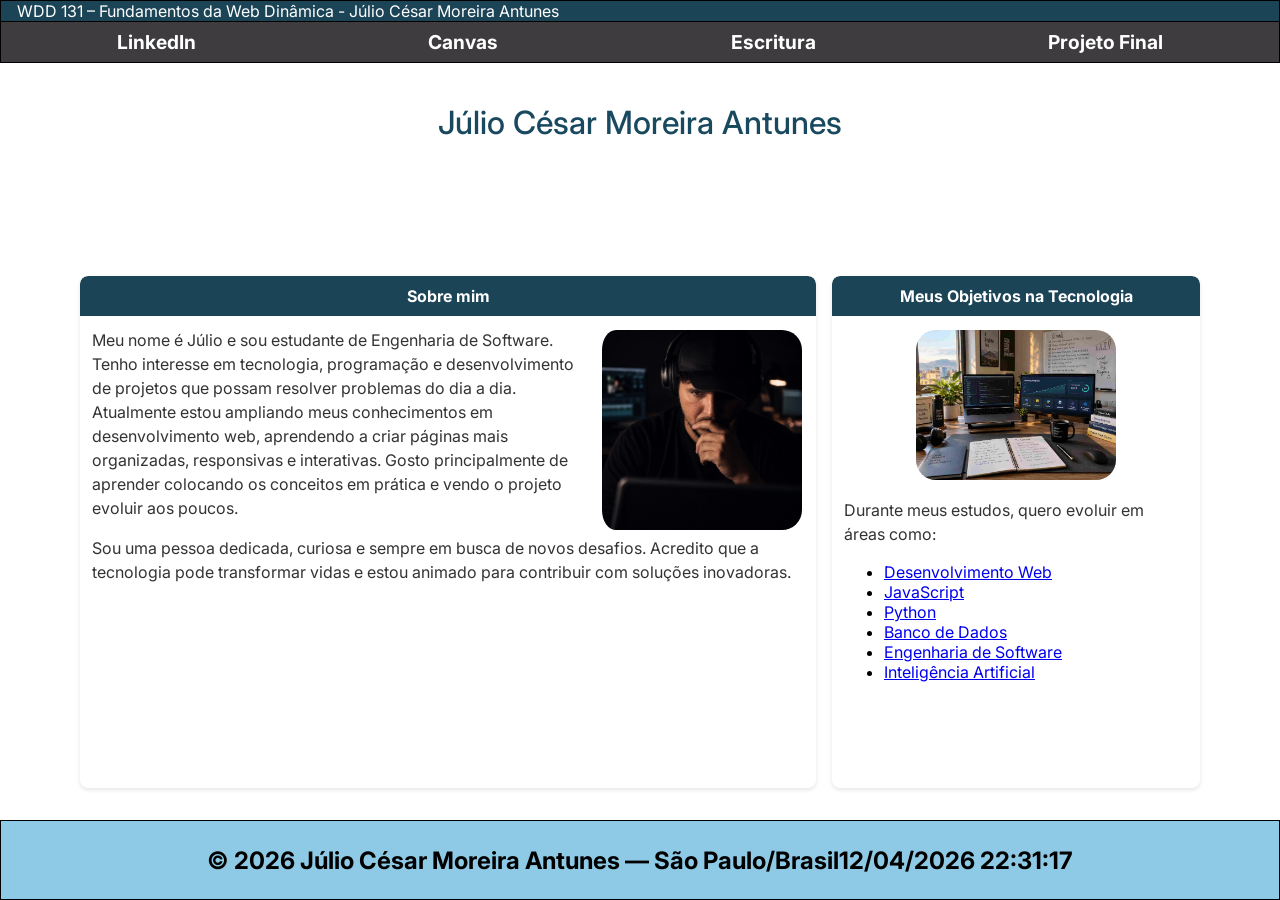
<file: index.html>
<!DOCTYPE html>
<html lang="pt-br">
<head>
    <meta charset="UTF-8">
    <meta name="viewport" content="width=device-width, initial-scale=1.0">
    <meta
        name="description"
        content="WDD 131 – Fundamentos da Web Dinâmica | Júlio César Moreira Antunes | Página pessoal sobre desenvolvimento web, programação e projetos de tecnologia."
    >
    <meta name="author" content="Júlio César Moreira Antunes">
    <title>WDD 131 – Fundamentos da Web Dinâmica - Júlio César Moreira Antunes</title>
    
    <link rel="preconnect" href="https://fonts.googleapis.com">
    <link rel="preconnect" href="https://fonts.gstatic.com" crossorigin>
    <link href="https://fonts.googleapis.com/css2?family=Inter:ital,opsz,wght@0,14..32,100..900;1,14..32,100..900&display=swap" rel="stylesheet">

    <link rel="stylesheet" href="estilos/base.css">
    <script src="scripts/obterdatas.js" defer></script>
</head>
<body>
    <header>
        <span id="course-title">WDD 131 – Fundamentos da Web Dinâmica - Júlio César Moreira Antunes</span>

        <nav>
            <ul>
                <li><a href="https://www.linkedin.com/in/j%C3%BAlio-antunes-4262543b9/" target="_blank">LinkedIn</a></li>
                <li><a href="https://byupw.instructure.com/" target="_blank">Canvas</a></li>
                <li><a href="https://www.churchofjesuschrist.org/study/scriptures?lang=por" target="_blank">Escritura</a></li>
                <li><a href="#">Projeto Final</a></li>
            </ul>
        </nav>
    </header>

    <main>
        <h1>Júlio César Moreira Antunes</h1>

        <section class="card">
            <h2>Sobre mim</h2>
            <img src="imagens/perfil.jpg" alt="Foto de Júlio César Moreira Antunes">
            <p>Meu nome é Júlio e sou estudante de Engenharia de Software. Tenho interesse em tecnologia, programação e desenvolvimento de projetos que possam resolver problemas do dia a dia. Atualmente estou ampliando meus conhecimentos em desenvolvimento web, aprendendo a criar páginas mais organizadas, responsivas e interativas. Gosto principalmente de aprender colocando os conceitos em prática e vendo o projeto evoluir aos poucos.</p>
        
            <p>Sou uma pessoa dedicada, curiosa e sempre em busca de novos desafios. Acredito que a tecnologia pode transformar vidas e estou animado para contribuir com soluções inovadoras.</p>
        </section>

        <section class="card">
            <h2>Meus Objetivos na Tecnologia</h2>
            <img src="imagens/objetivos.jpg" alt="Imagem representando objetivos e metas na tecnologia">

            <p>Durante meus estudos, quero evoluir em áreas como:</p>

            <ul>
                <li><a href="https://developer.mozilla.org/pt-BR/docs/Web/HTML">Desenvolvimento Web</a></li>
                <li><a href="https://developer.mozilla.org/pt-BR/docs/Web/JavaScript">JavaScript</a></li>
                <li><a href="https://www.python.org/">Python</a></li>
                <li><a href="https://www.mysql.com/">Banco de Dados</a></li>
                <li><a href="https://www.oracle.com/java/technologies/">Engenharia de Software</a></li>
                <li><a href="https://www.tensorflow.org/">Inteligência Artificial</a></li>
            </ul>

        </section>
    </main>

    <footer>
        <p>&copy; <span id="anoatual"></span> Júlio César Moreira Antunes — São Paulo/Brasil</p>
        <p id="ultimaModificacao"></p>
    </footer>
</body>
</html>
</file>
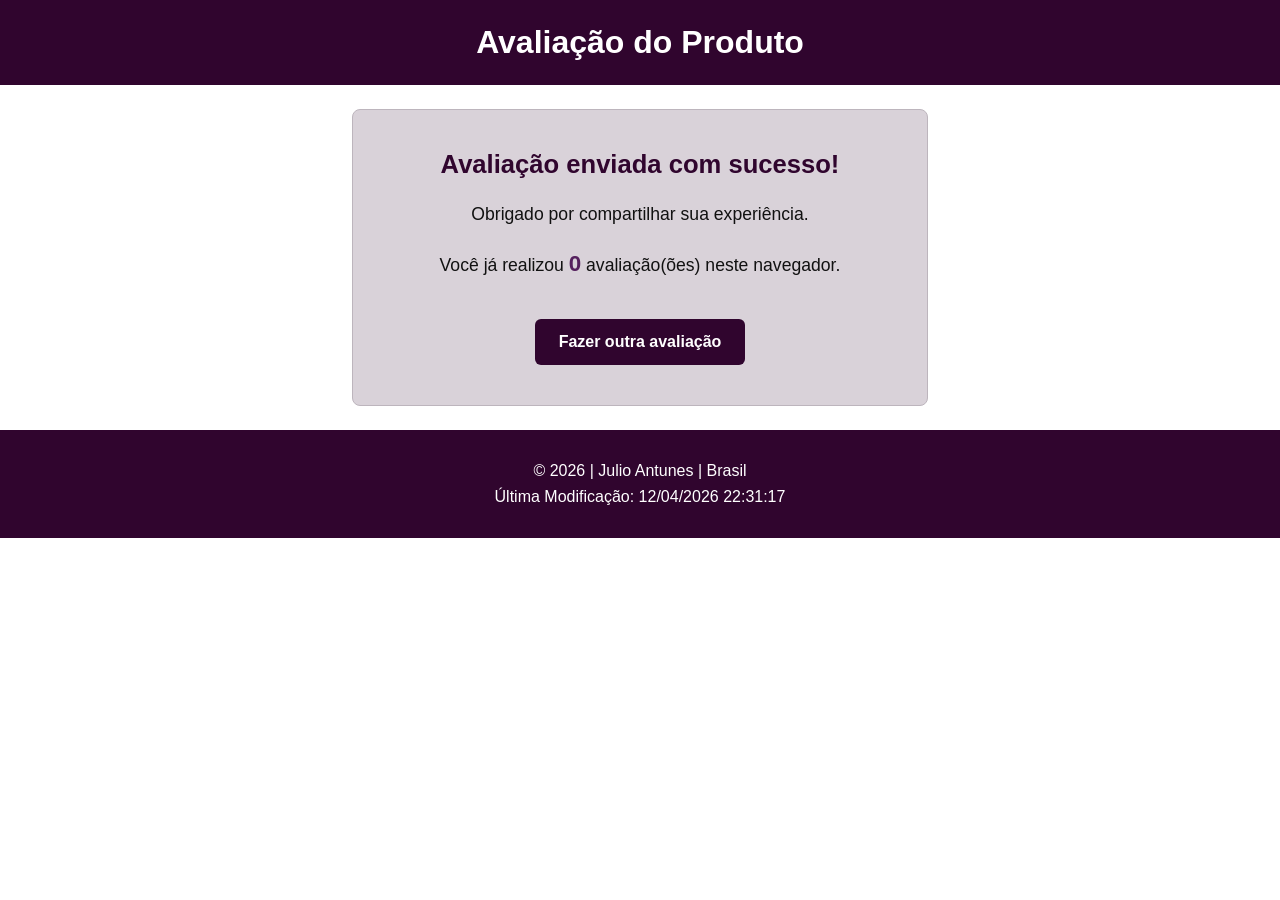
<file: avaliacao.html>
<!DOCTYPE html>
<html lang="pt-BR">

<head>
    <meta charset="UTF-8">
    <meta name="viewport" content="width=device-width, initial-scale=1.0">
    <meta name="description" content="Confirmação de avaliação de produto enviada com sucesso.">
    <meta name="author" content="Julio Antunes">

    <title>Avaliação Enviada</title>

    <link rel="stylesheet" href="estilos/formulario.css">
    <script src="scripts/avaliacao.js" defer></script>
</head>

<body>

    <header>
        <h1>Avaliação do Produto</h1>
    </header>

    <main>
        <section class="confirmacao">
            <h2>Avaliação enviada com sucesso!</h2>

            <p>
                Obrigado por compartilhar sua experiência.
            </p>

            <p>
                Você já realizou
                <strong id="contador"></strong>
                avaliação(ões) neste navegador.
            </p>

            <a href="formulario.html">
                Fazer outra avaliação
            </a>
        </section>
    </main>

    <footer>
        <p>
            &copy; <span id="anoatual"></span>
            | Julio Antunes | Brasil
        </p>

        <p>
            Última Modificação:
            <span id="ultimaModificacao"></span>
        </p>
    </footer>

</body>
</html>
</file>
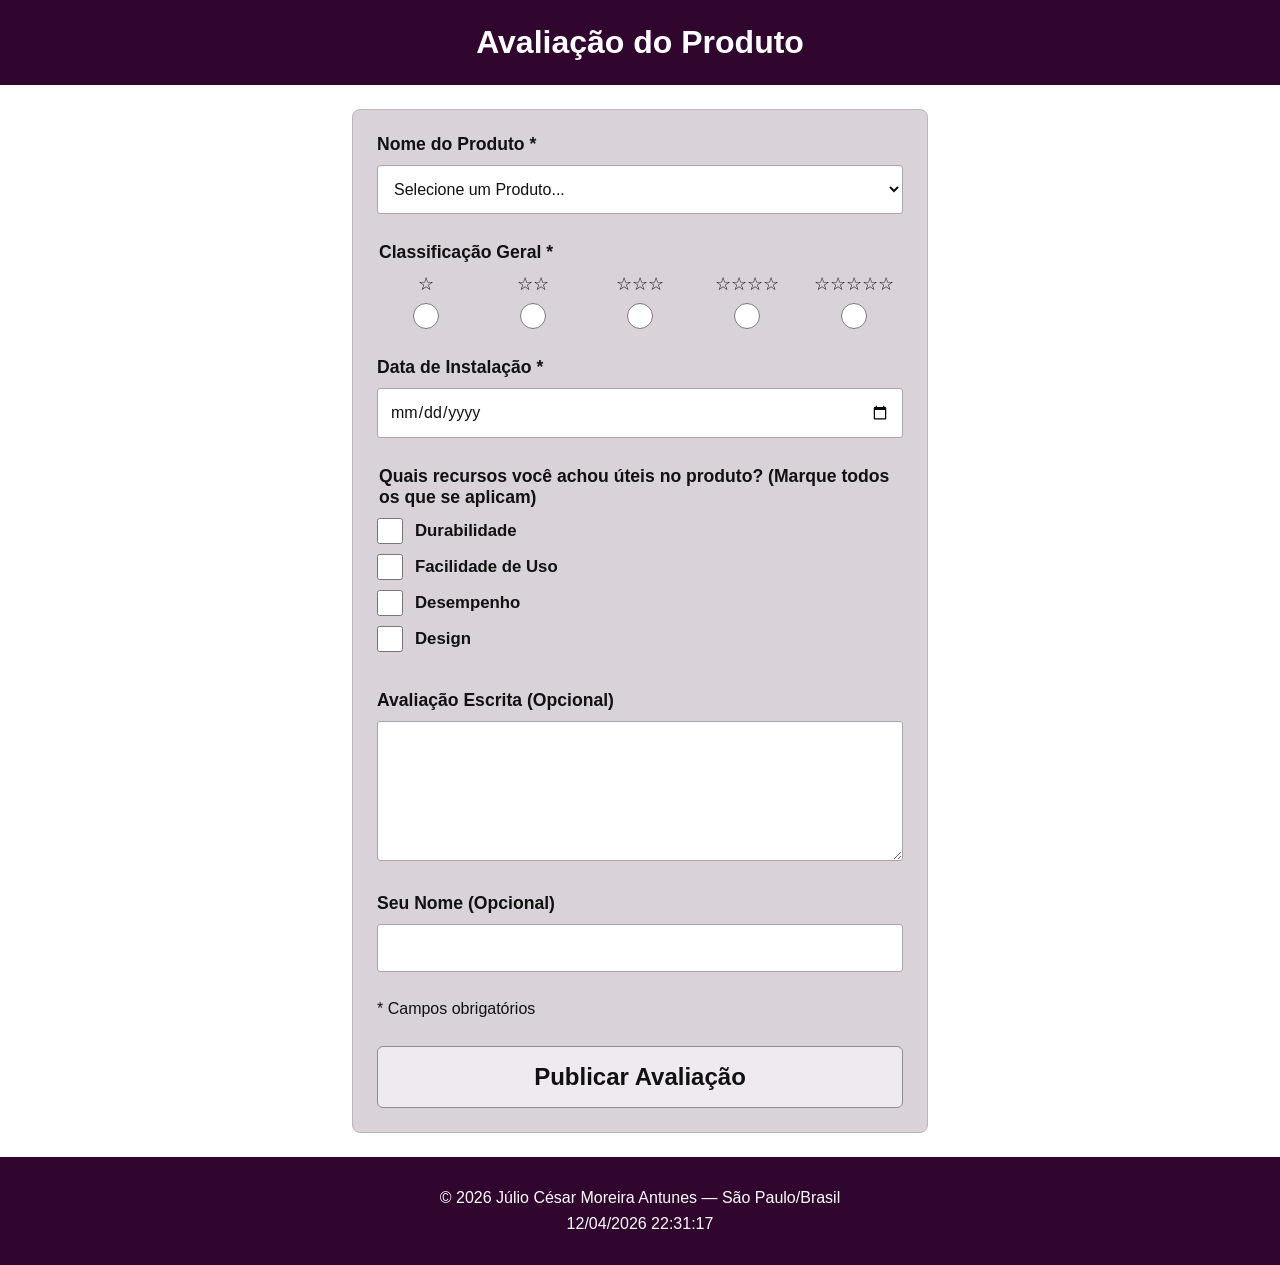
<file: formulario.html>
<!DOCTYPE html>
<html lang="pt-BR">

<head>
  <meta charset="UTF-8">
  <meta name="viewport" content="width=device-width, initial-scale=1.0">
  <meta name="description" content="Formulário de avaliação de produto: escolha o produto, dê uma nota de 1 a 5 estrelas, informe a data de instalação e conte sua experiência.">
  <meta name="author" content="Julio Antunes">

  <title>Avaliação do Produto</title>

  <link rel="stylesheet" href="estilos/formulario.css">
  <script src="scripts/formulario.js" defer></script>
</head>

<body>

  <header>
    <h1>Avaliação do Produto</h1>
  </header>

  <main>
    <form method="get" action="avaliacao.html">

      <!-- Nome do Produto -->
      <div class="campo">
        <label for="produto">Nome do Produto *</label>

        <select id="produto" name="produto" required>
          <option value="" disabled selected>
            Selecione um Produto...
          </option>
        </select>
      </div>

      <!-- Classificação Geral -->
      <fieldset class="campo">
        <legend>Classificação Geral *</legend>

        <div class="classificacao">
          <label for="estrela1">
            ☆
            <input type="radio" id="estrela1"
                   name="classificacao" value="1" required>
          </label>

          <label for="estrela2">
            ☆☆
            <input type="radio" id="estrela2"
                   name="classificacao" value="2" required>
          </label>

          <label for="estrela3">
            ☆☆☆
            <input type="radio" id="estrela3"
                   name="classificacao" value="3" required>
          </label>

          <label for="estrela4">
            ☆☆☆☆
            <input type="radio" id="estrela4"
                   name="classificacao" value="4" required>
          </label>

          <label for="estrela5">
            ☆☆☆☆☆
            <input type="radio" id="estrela5"
                   name="classificacao" value="5" required>
          </label>
        </div>
      </fieldset>

      <!-- Data de Instalação -->
      <div class="campo">
        <label for="data">Data de Instalação *</label>
        <input type="date" id="data"
               name="data" required>
      </div>

      <!-- Recursos Úteis -->
      <fieldset class="campo">
        <legend>
          Quais recursos você achou úteis no produto?
          (Marque todos os que se aplicam)
        </legend>

        <div class="opcao">
          <input type="checkbox" id="durabilidade"
                 name="recursos" value="durabilidade">
          <label for="durabilidade">Durabilidade</label>
        </div>

        <div class="opcao">
          <input type="checkbox" id="facilidade"
                 name="recursos" value="facilidade">
          <label for="facilidade">Facilidade de Uso</label>
        </div>

        <div class="opcao">
          <input type="checkbox" id="desempenho"
                 name="recursos" value="desempenho">
          <label for="desempenho">Desempenho</label>
        </div>

        <div class="opcao">
          <input type="checkbox" id="design"
                 name="recursos" value="design">
          <label for="design">Design</label>
        </div>
      </fieldset>

      <!-- Avaliação Escrita -->
      <div class="campo">
        <label for="comentario">
          Avaliação Escrita (Opcional)
        </label>

        <textarea id="comentario"
                  name="comentario" rows="6"></textarea>
      </div>

      <!-- Nome do Usuário -->
      <div class="campo">
        <label for="usuario">
          Seu Nome (Opcional)
        </label>

        <input type="text" id="usuario"
               name="usuario">
      </div>

      <p>* Campos obrigatórios</p>

      <!-- Enviar Formulário -->
      <input type="submit" value="Publicar Avaliação">

    </form>
  </main>

<footer>
        <p>&copy; <span id="anoatual"></span> Júlio César Moreira Antunes — São Paulo/Brasil</p>
        <p id="ultimaModificacao"></p>
    </footer>

</body>
</html>
</file>
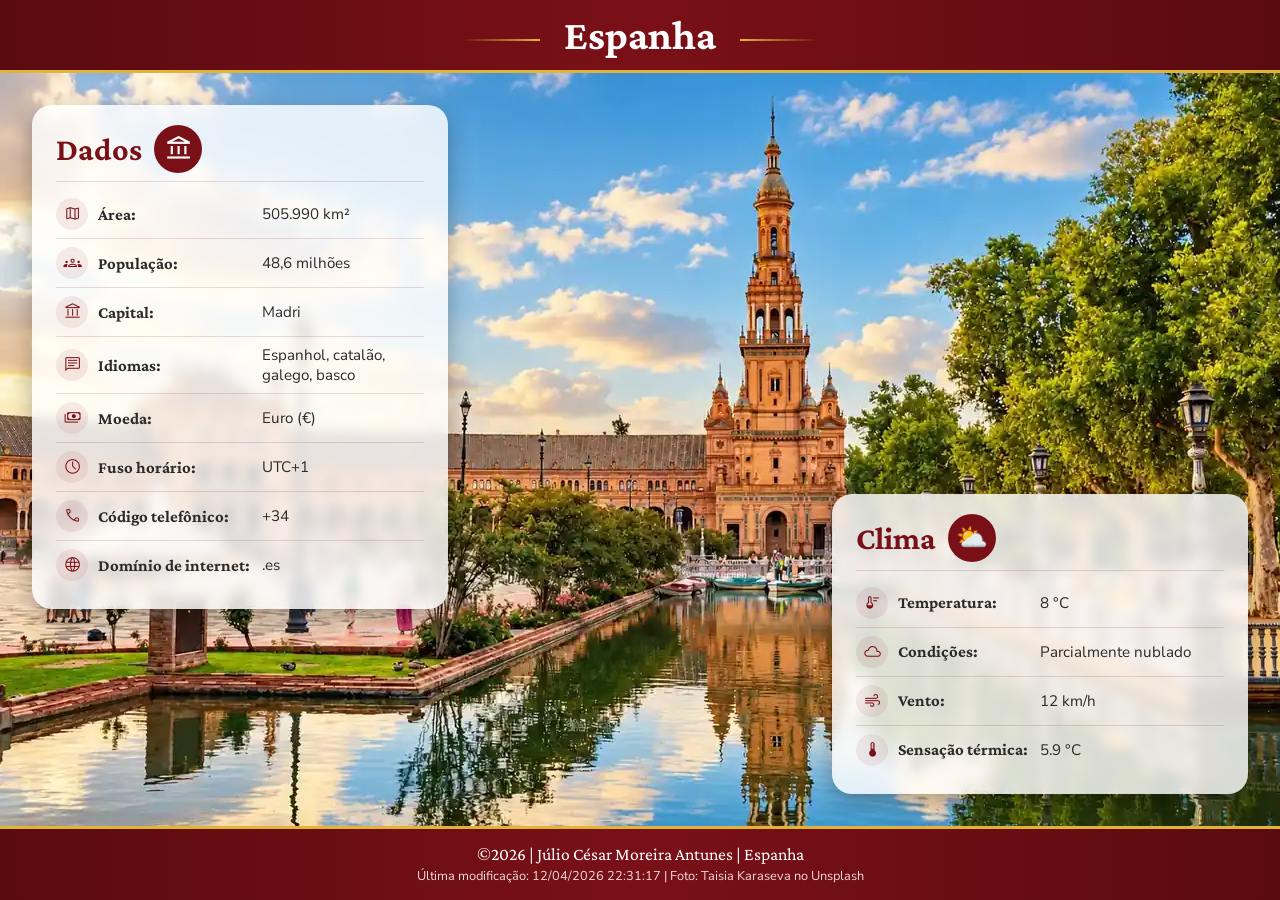
<file: local.html>
<!DOCTYPE html>
<html lang="pt-br">
<head>
    <meta charset="UTF-8">
    <meta name="viewport" content="width=device-width, initial-scale=1.0">
    <title>Espanha | Página do País</title>
    <meta name="description" content="Página sobre a Espanha com dados gerais do país e informações do clima em Sevilha.">
    <meta name="author" content="Júlio César Moreira Antunes">
    <link rel="icon" href="data:,">
    <link rel="preconnect" href="https://fonts.googleapis.com">
    <link rel="preconnect" href="https://fonts.gstatic.com" crossorigin>
    <link href="https://fonts.googleapis.com/css2?family=Crimson+Pro:wght@600;700&family=Nunito+Sans:wght@400;700&display=swap" rel="stylesheet">
    <link href="https://fonts.googleapis.com/css2?family=Material+Symbols+Outlined:opsz,wght,FILL,GRAD@24,300,0,0&icon_names=account_balance,air,call,chat,cloud,device_thermostat,groups,language,map,payments,schedule,thermostat&display=block" rel="stylesheet">
    <link rel="stylesheet" href="estilos/local.css">
    <script src="scripts/local.js" defer></script>
</head>
<body>
    <header>
        <h1>Espanha</h1>
    </header>
    <main>
        <picture class="principal">
            <source media="(min-width: 800px)"
                    srcset="imagens/local/sevilha-media.webp 1000w, imagens/local/sevilha-grande.webp 1280w"
                    sizes="100vw">
            <img src="imagens/local/sevilha-pequena.webp"
                 alt="Plaza de España, em Sevilha, com a torre refletida no canal sob céu parcialmente nublado"
                 width="600" height="800">
        </picture>

        <section class="dados">
            <h2>Dados</h2>
            <dl>
                <dt><span class="icone" aria-hidden="true">map</span>Área:</dt>
                <dd>505.990 km²</dd>
                <dt><span class="icone" aria-hidden="true">groups</span>População:</dt>
                <dd>48,6 milhões</dd>
                <dt><span class="icone" aria-hidden="true">account_balance</span>Capital:</dt>
                <dd>Madri</dd>
                <dt><span class="icone" aria-hidden="true">chat</span>Idiomas:</dt>
                <dd>Espanhol, catalão, galego, basco</dd>
                <dt><span class="icone" aria-hidden="true">payments</span>Moeda:</dt>
                <dd>Euro (€)</dd>
                <dt><span class="icone" aria-hidden="true">schedule</span>Fuso horário:</dt>
                <dd>UTC+1</dd>
                <dt><span class="icone" aria-hidden="true">call</span>Código telefônico:</dt>
                <dd>+34</dd>
                <dt><span class="icone" aria-hidden="true">language</span>Domínio de internet:</dt>
                <dd>.es</dd>
            </dl>
        </section>

        <section class="clima">
            <h2>Clima</h2>
            <img src="imagens/local/clima.svg" alt="Ícone de sol entre nuvens" class="icone-clima" width="64" height="64">
            <dl>
                <dt><span class="icone" aria-hidden="true">thermostat</span>Temperatura:</dt>
                <dd>8 °C</dd>
                <dt><span class="icone" aria-hidden="true">cloud</span>Condições:</dt>
                <dd>Parcialmente nublado</dd>
                <dt><span class="icone" aria-hidden="true">air</span>Vento:</dt>
                <dd>12 km/h</dd>
                <dt><span class="icone" aria-hidden="true">device_thermostat</span>Sensação térmica:</dt>
                <dd id="sensacao-termica">N/A</dd>
            </dl>
        </section>
    </main>
    <footer>
        <p>&copy;<span id="anoatual"></span> | Júlio César Moreira Antunes | Espanha</p>
        <p class="detalhes">Última modificação: <span id="ultimaModificacao"></span> | Foto: Taisia Karaseva no Unsplash</p>
    </footer>
</body>
</html>
</file>
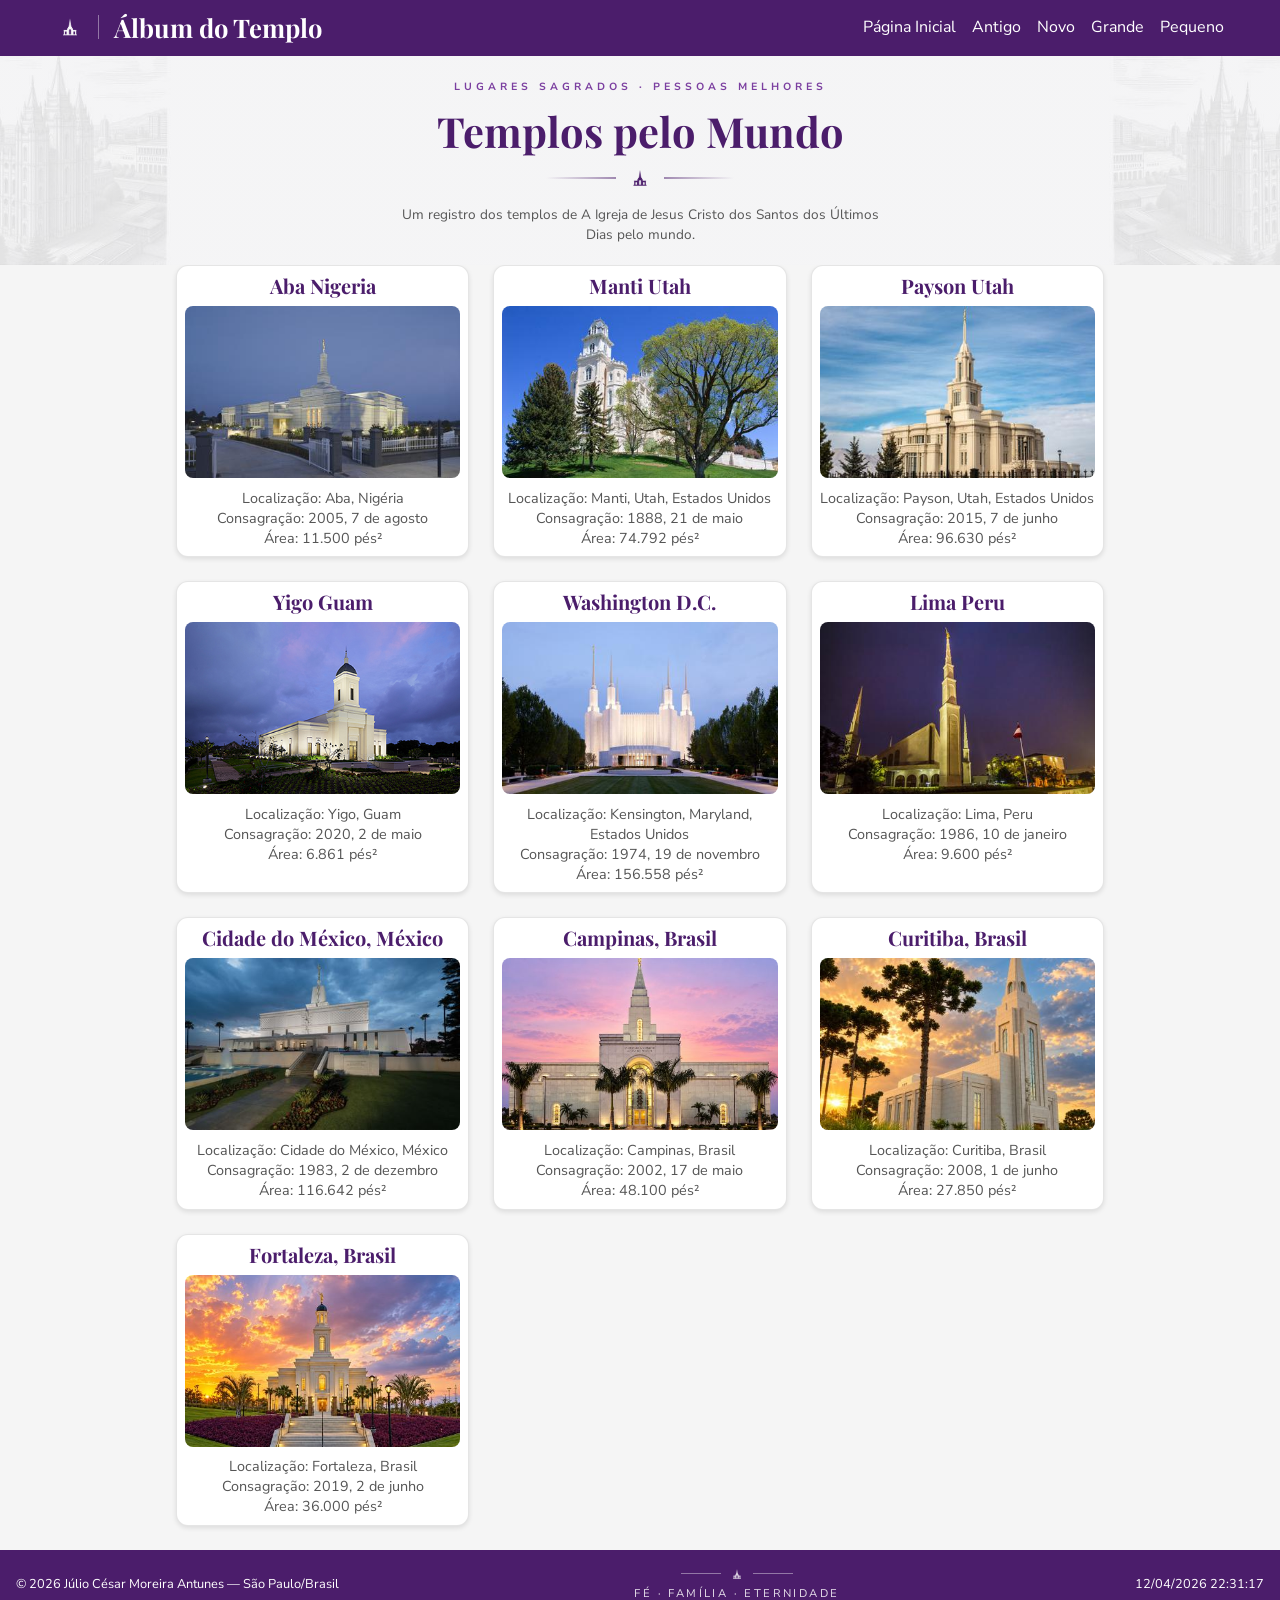
<file: templos-filtrados.html>
<!DOCTYPE html>
<html lang="pt-br">
<head>
    <meta charset="UTF-8">
    <meta name="viewport" content="width=device-width, initial-scale=1.0">
    <title>Álbum de Templos do Mundo</title>
    <meta name="description" content="Álbum de fotos de templos da Igreja de Jesus Cristo dos Santos dos Últimos Dias no Mundo.">
    <meta name="author" content="Júlio César Moreira Antunes">
    <link rel="icon" href="data:,">
    <link rel="preconnect" href="https://fonts.googleapis.com">
    <link rel="preconnect" href="https://fonts.gstatic.com" crossorigin>
    <link href="https://fonts.googleapis.com/css2?family=Playfair+Display:wght@600;700&family=Nunito+Sans:wght@400;600&display=swap" rel="stylesheet">
    <link rel="stylesheet" href="estilos/templos-filtrados.css">
    <link rel="stylesheet" href="estilos/templos-filtrados-grandes.css">
    <script src="scripts/templos-filtrados.js" defer></script>
</head>
<body>
    <header>
        <div class="marca">
            <img src="imagens/templos/templo-main.png" alt="" class="icone-marca">
            <span class="divisor"></span>
            <p class="titulo">Álbum do Templo</p>
        </div>
        <button id="menu" aria-label="Abrir menu de navegação" aria-expanded="false"></button>
        <nav>
            <ul class="navegacao">
                <li><a href="#" id="inicio">Página Inicial</a></li>
                <li><a href="#" id="antigos">Antigo</a></li>
                <li><a href="#" id="novos">Novo</a></li>
                <li><a href="#" id="grandes">Grande</a></li>
                <li><a href="#" id="pequenos">Pequeno</a></li>
            </ul>
        </nav>
    </header>

    <main>
        <div class="hero">
            <p class="etiqueta">Lugares Sagrados · Pessoas Melhores</p>
            <h1>Templos pelo Mundo</h1>
            <div class="divisor-hero">
                <span class="linha"></span>
                <span class="icone-divisor" role="presentation"></span>
                <span class="linha"></span>
            </div>
            <p class="subtitulo">Um registro dos templos de A Igreja de Jesus Cristo dos Santos dos Últimos Dias pelo mundo.</p>
        </div>
        <div class="galeria">
           
        </div>
    </main>

    <footer>
        <p>&copy; <span id="anoatual"></span> Júlio César Moreira Antunes — São Paulo/Brasil</p>
        <div class="lema">
            <div class="lema-divisor">
                <span class="linha-footer"></span>
                <img src="imagens/templos/templo-main.png" alt="" class="icone-footer">
                <span class="linha-footer"></span>
            </div>
            <p class="lema-texto">Fé · Família · Eternidade</p>
        </div>
        <p id="ultimaModificacao"></p>
    </footer>
</body>
</html>
</file>
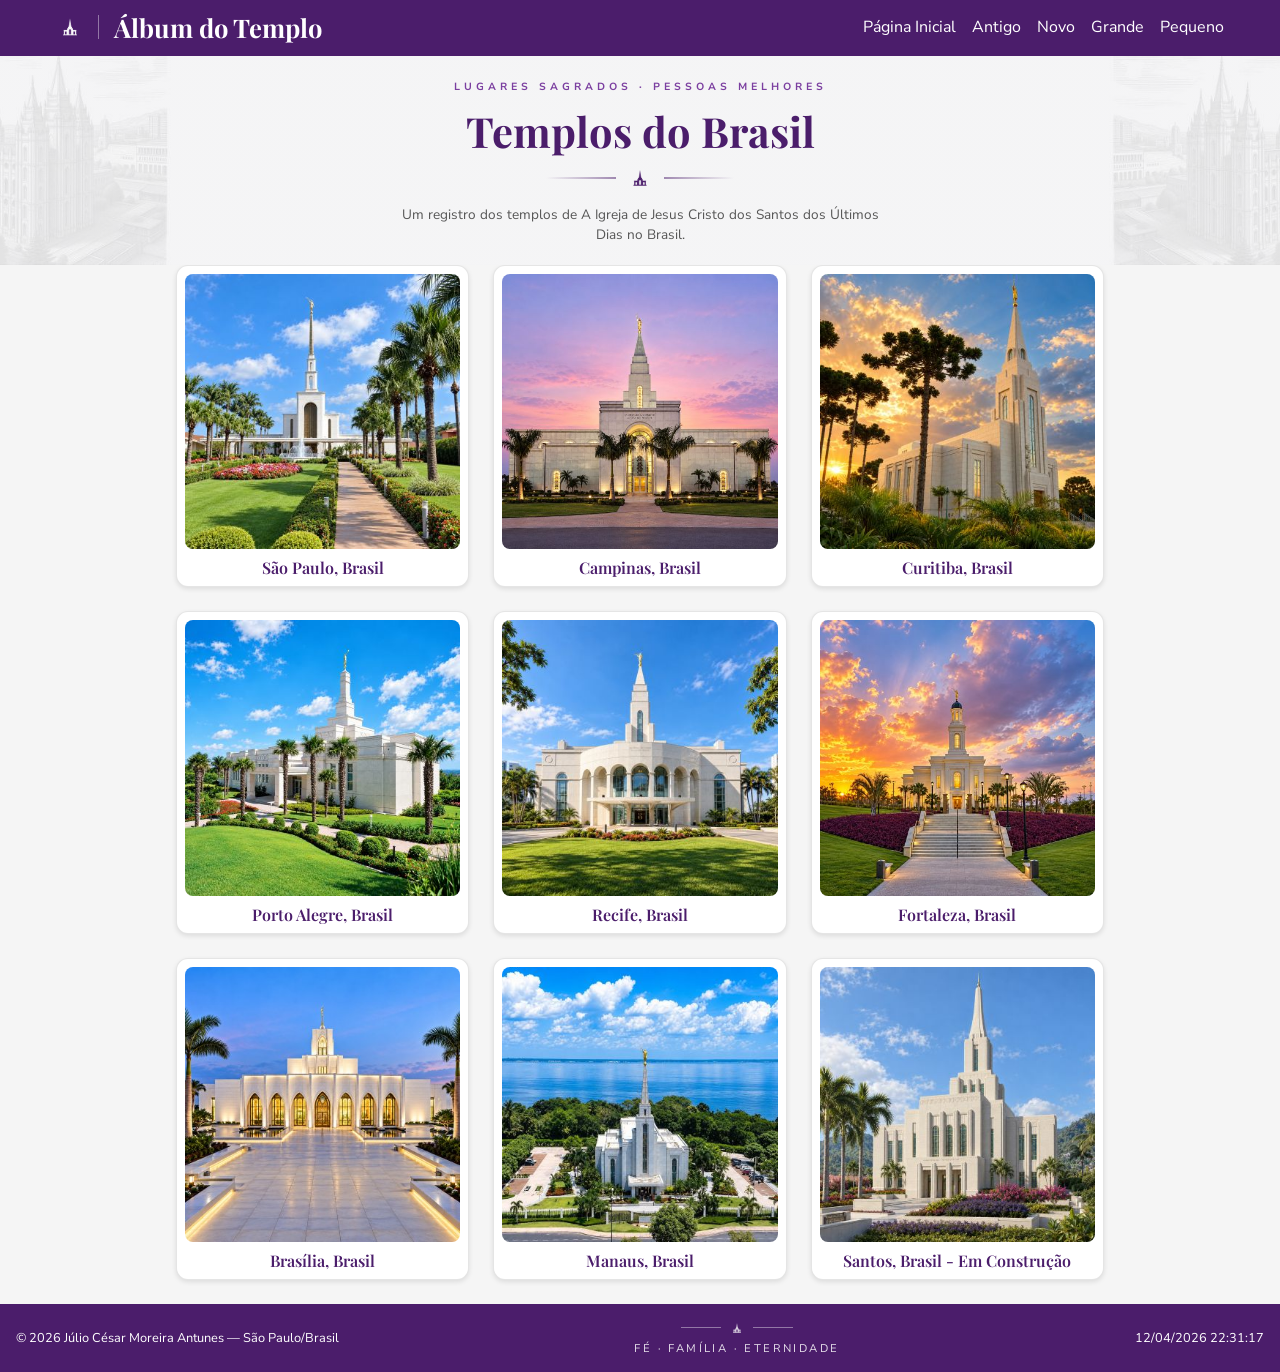
<file: templos.html>
<!DOCTYPE html>
<html lang="pt-br">
<head>
    <meta charset="UTF-8">
    <meta name="viewport" content="width=device-width, initial-scale=1.0">
    <title>Álbum de Templos do Brasil</title>
    <meta name="description" content="Álbum de fotos de templos da Igreja de Jesus Cristo dos Santos dos Últimos Dias no Brasil.">
    <meta name="author" content="Júlio César Moreira Antunes">
    <link rel="icon" href="data:,">
    <link rel="preconnect" href="https://fonts.googleapis.com">
    <link rel="preconnect" href="https://fonts.gstatic.com" crossorigin>
    <link href="https://fonts.googleapis.com/css2?family=Playfair+Display:wght@600;700&family=Nunito+Sans:wght@400;600&display=swap" rel="stylesheet">
    <link rel="stylesheet" href="estilos/templos.css">
    <link rel="stylesheet" href="estilos/templos-grandes.css">
    <script src="scripts/templos.js" defer></script>
</head>
<body>
    <header>
        <div class="marca">
            <img src="imagens/templos/templo-main.png" alt="" class="icone-marca">
            <span class="divisor"></span>
            <p class="titulo">Álbum do Templo</p>
        </div>
        <button id="menu" aria-label="Abrir menu de navegação" aria-expanded="false"></button>
        <nav>
            <ul class="navegacao">
                <li><a href="index.html">Página Inicial</a></li>
                <li><a href="#">Antigo</a></li>
                <li><a href="#">Novo</a></li>
                <li><a href="#">Grande</a></li>
                <li><a href="#">Pequeno</a></li>
            </ul>
        </nav>
    </header>

    <main>
        <div class="hero">
            <p class="etiqueta">Lugares Sagrados · Pessoas Melhores</p>
            <h1>Templos do Brasil</h1>
            <div class="divisor-hero">
                <span class="linha"></span>
                <span class="icone-divisor" role="presentation"></span>
                <span class="linha"></span>
            </div>
            <p class="subtitulo">Um registro dos templos de A Igreja de Jesus Cristo dos Santos dos Últimos Dias no Brasil.</p>
        </div>
        <div class="galeria">
            <figure>
                <img src="imagens/templos/templo-sao-paulo.jpg" alt="Templo de São Paulo, Brasil" width="376" height="376">
                <figcaption>São Paulo, Brasil</figcaption>
            </figure>
            <figure>
                <img src="imagens/templos/templo-campinas.jpg" alt="Templo de Campinas, Brasil" width="502" height="502">
                <figcaption>Campinas, Brasil</figcaption>
            </figure>
            <figure>
                <img src="imagens/templos/templo-curitiba.jpg" alt="Templo de Curitiba, Brasil" width="376" height="376">
                <figcaption>Curitiba, Brasil</figcaption>
            </figure>
            <figure>
                <img src="imagens/templos/templo-porto-alegre.jpg" alt="Templo de Porto Alegre, Brasil" width="376" height="376">
                <figcaption>Porto Alegre, Brasil</figcaption>
            </figure>
            <figure>
                <img src="imagens/templos/templo-recife.jpg" alt="Templo do Recife, Brasil" width="376" height="376">
                <figcaption>Recife, Brasil</figcaption>
            </figure>
            <figure>
                <img src="imagens/templos/templo-fortaleza.jpg" alt="Templo de Fortaleza, Brasil" width="439" height="439">
                <figcaption>Fortaleza, Brasil</figcaption>
            </figure>
            <figure>
                <img src="imagens/templos/templo-brasilia.jpg" alt="Templo de Brasília, Brasil" width="376" height="376">
                <figcaption>Brasília, Brasil</figcaption>
            </figure>
            <figure>
                <img src="imagens/templos/templo-manaus.jpg" alt="Templo de Manaus, Brasil" width="376" height="376">
                <figcaption>Manaus, Brasil</figcaption>
            </figure>
            <figure>
                <img src="imagens/templos/templo-santos.jpg" alt="Templo de Santos, Brasil" width="376" height="376">
                <figcaption>Santos, Brasil - Em Construção</figcaption>
            </figure>
        </div>
    </main>

    <footer>
        <p>&copy; <span id="anoatual"></span> Júlio César Moreira Antunes — São Paulo/Brasil</p>
        <div class="lema">
            <div class="lema-divisor">
                <span class="linha-footer"></span>
                <img src="imagens/templos/templo-main.png" alt="" class="icone-footer">
                <span class="linha-footer"></span>
            </div>
            <p class="lema-texto">Fé · Família · Eternidade</p>
        </div>
        <p id="ultimaModificacao"></p>
    </footer>
</body>
</html>
</file>
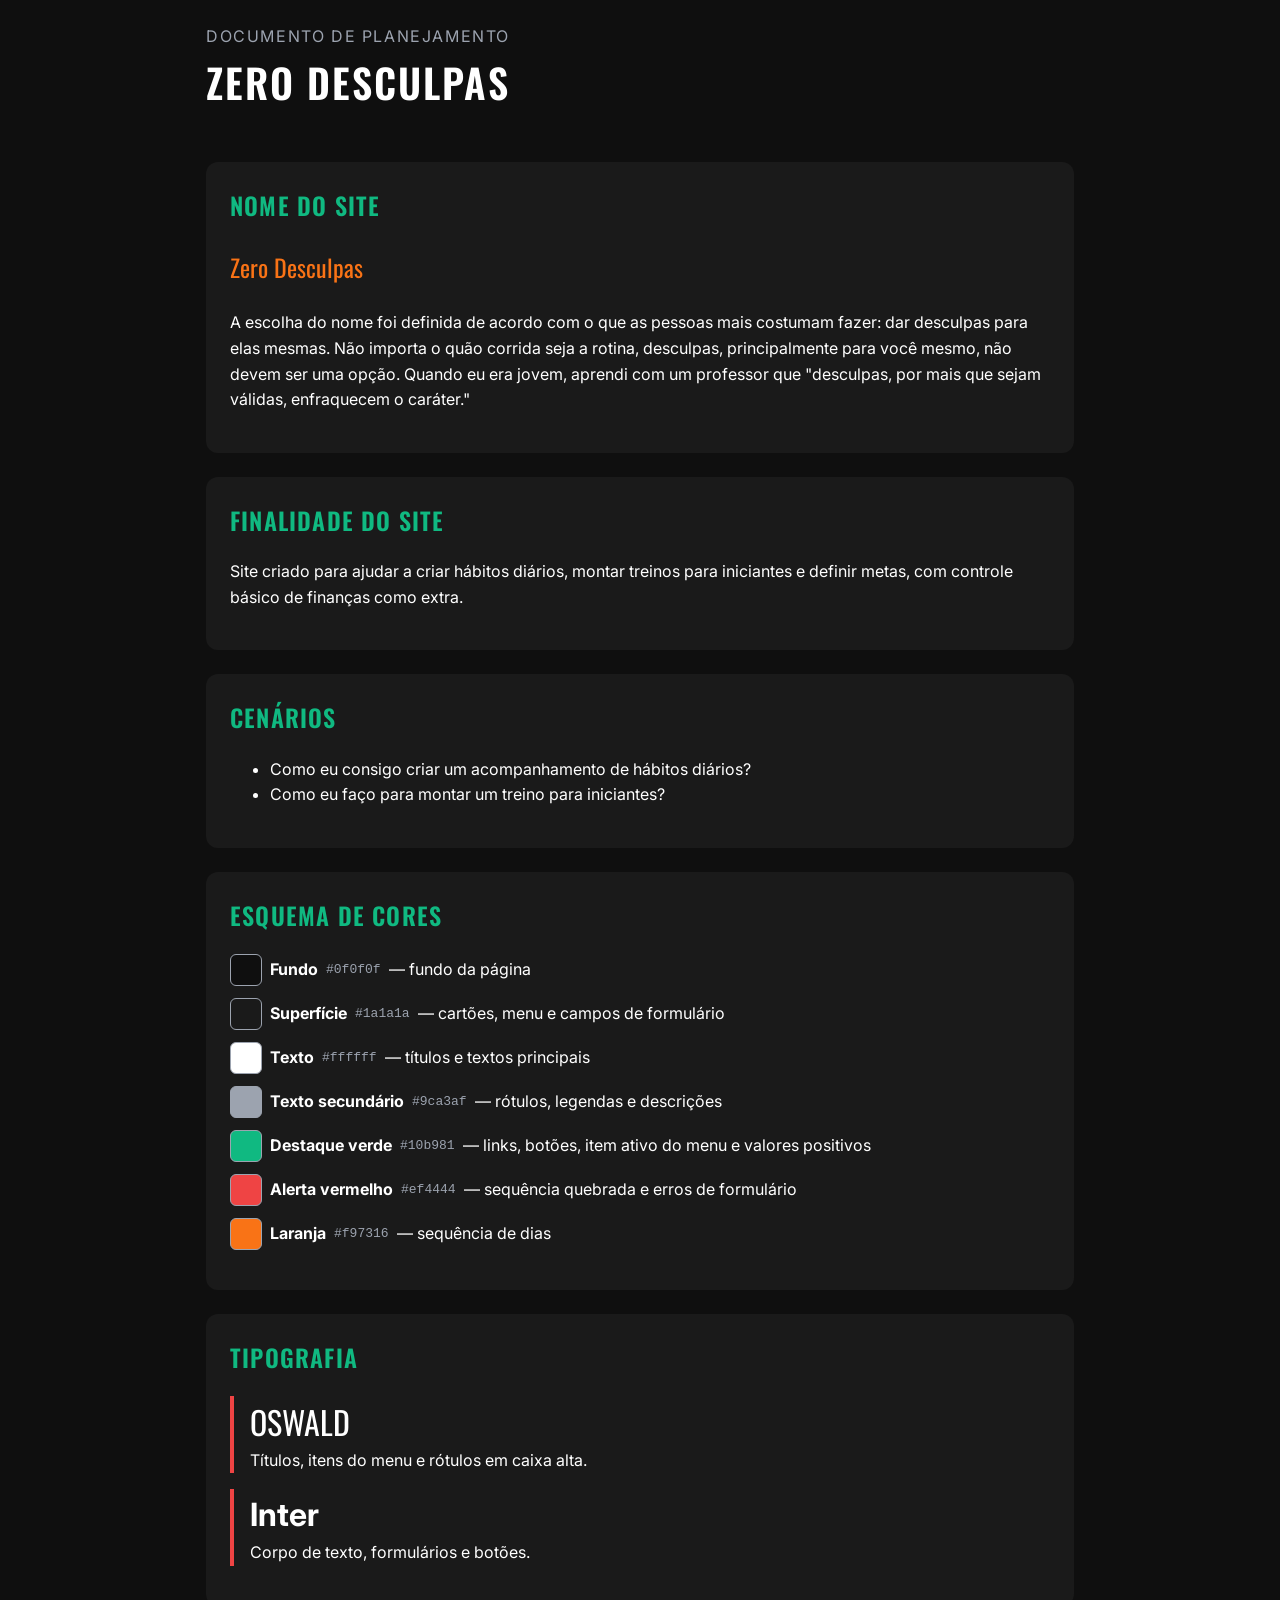
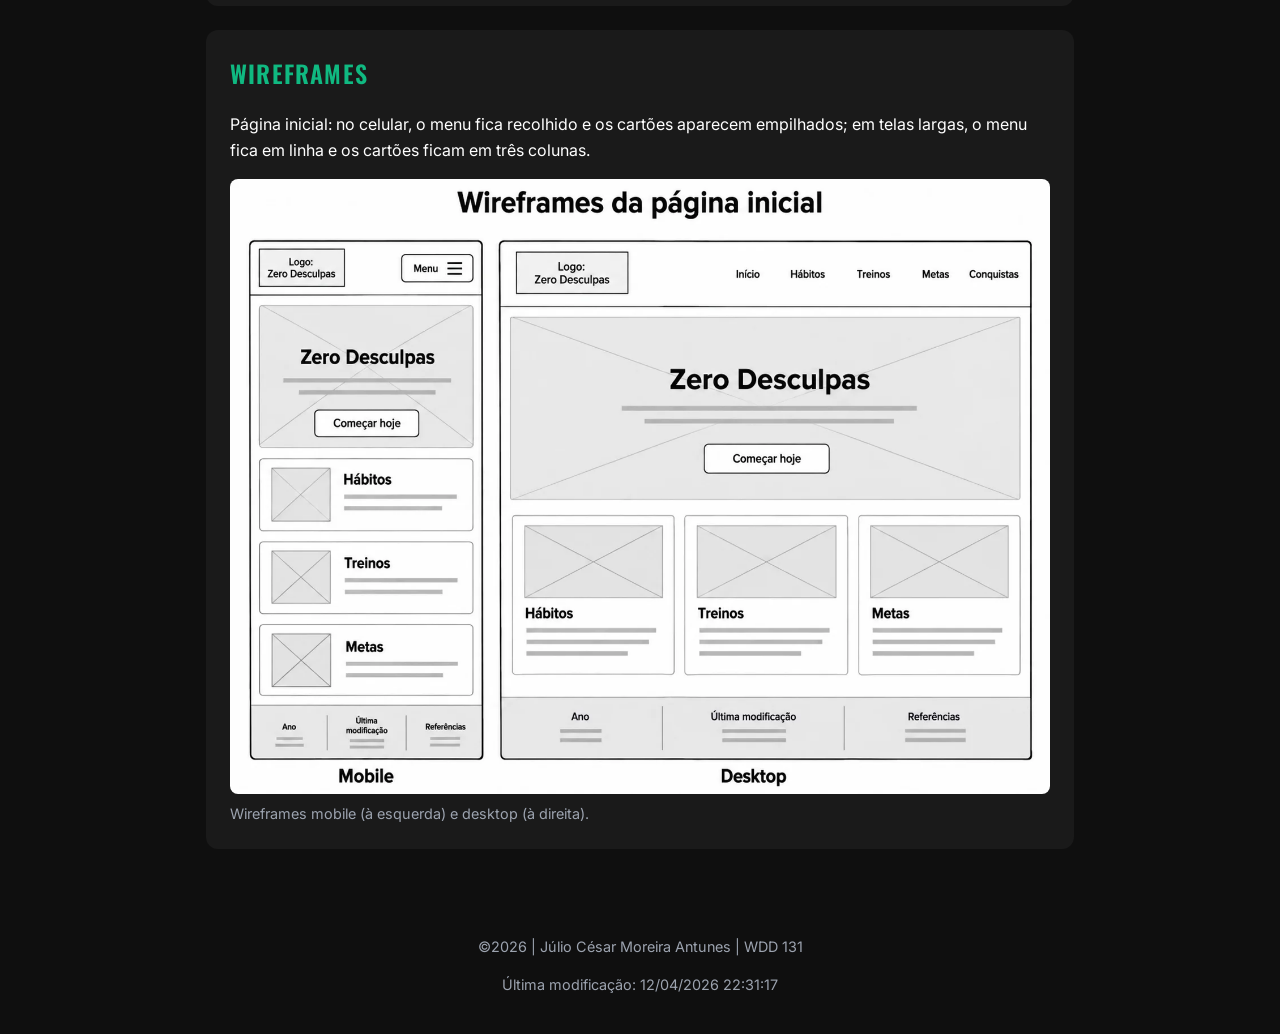
<file: projeto/planejamentodosite.html>
<!DOCTYPE html>
<html lang="pt-br">
<head>
    <meta charset="UTF-8">
    <meta name="viewport" content="width=device-width, initial-scale=1.0">
    <title>Zero Desculpas | Planejamento do Site</title>
    <meta name="description" content="Documento de planejamento do site Zero Desculpas: nome, finalidade, cenários, esquema de cores, tipografia e wireframes.">
    <meta name="author" content="Júlio César Moreira Antunes">
    <link rel="icon" href="data:,">
    <link rel="preconnect" href="https://fonts.googleapis.com">
    <link rel="preconnect" href="https://fonts.gstatic.com" crossorigin>
    <link href="https://fonts.googleapis.com/css2?family=Inter:wght@400;700&family=Oswald:wght@600&display=swap" rel="stylesheet">
    <link rel="stylesheet" href="estilos/planejamento.css">
    <script src="../scripts/obterdatas.js" defer></script>
</head>
<body>
    <header>
        <p class="rotulo">Documento de planejamento</p>
        <h1>Zero Desculpas</h1>
    </header>
    <main>
        <section>
            <h2>Nome do Site</h2>
            <p class="destaque">Zero Desculpas</p>
            <p>A escolha do nome foi definida de acordo com o que as pessoas mais costumam fazer: dar desculpas para elas mesmas. Não importa o quão corrida seja a rotina, desculpas, principalmente para você mesmo, não devem ser uma opção. Quando eu era jovem, aprendi com um professor que "desculpas, por mais que sejam válidas, enfraquecem o caráter."</p>
        </section>

        <section>
            <h2>Finalidade do Site</h2>
            <p>Site criado para ajudar a criar hábitos diários, montar treinos para iniciantes e definir metas, com controle básico de finanças como extra.</p>
        </section>

        <section>
            <h2>Cenários</h2>
            <ul>
                <li>Como eu consigo criar um acompanhamento de hábitos diários?</li>
                <li>Como eu faço para montar um treino para iniciantes?</li>
            </ul>
        </section>

        <section>
            <h2>Esquema de Cores</h2>
            <ul class="cores">
                <li><span class="amostra fundo"></span><strong>Fundo</strong> <code>#0f0f0f</code> — fundo da página</li>
                <li><span class="amostra superficie"></span><strong>Superfície</strong> <code>#1a1a1a</code> — cartões, menu e campos de formulário</li>
                <li><span class="amostra texto"></span><strong>Texto</strong> <code>#ffffff</code> — títulos e textos principais</li>
                <li><span class="amostra secundario"></span><strong>Texto secundário</strong> <code>#9ca3af</code> — rótulos, legendas e descrições</li>
                <li><span class="amostra verde"></span><strong>Destaque verde</strong> <code>#10b981</code> — links, botões, item ativo do menu e valores positivos</li>
                <li><span class="amostra vermelho"></span><strong>Alerta vermelho</strong> <code>#ef4444</code> — sequência quebrada e erros de formulário</li>
                <li><span class="amostra laranja"></span><strong>Laranja</strong> <code>#f97316</code> — sequência de dias</li>
            </ul>
        </section>

        <section>
            <h2>Tipografia</h2>
            <div class="fonte">
                <p class="exemplo-oswald">Oswald</p>
                <p>Títulos, itens do menu e rótulos em caixa alta.</p>
            </div>
            <div class="fonte">
                <p class="exemplo-inter">Inter</p>
                <p>Corpo de texto, formulários e botões.</p>
            </div>
        </section>

        <section>
            <h2>Wireframes</h2>
            <p>Página inicial: no celular, o menu fica recolhido e os cartões aparecem empilhados; em telas largas, o menu fica em linha e os cartões ficam em três colunas.</p>
            <figure>
                <img src="imagens/wireframes.webp" alt="Wireframes da página inicial nas versões mobile e desktop, com cabeçalho com logo e menu, destaque com o nome Zero Desculpas e o botão Começar hoje, cartões de Hábitos, Treinos e Metas, e rodapé com ano, última modificação e referências" width="1448" height="1086" loading="lazy">
                <figcaption>Wireframes mobile (à esquerda) e desktop (à direita).</figcaption>
            </figure>
        </section>
    </main>
    <footer>
        <p>&copy;<span id="anoatual"></span> | Júlio César Moreira Antunes | WDD 131</p>
        <p>Última modificação: <span id="ultimaModificacao"></span></p>
    </footer>
</body>
</html>
</file>
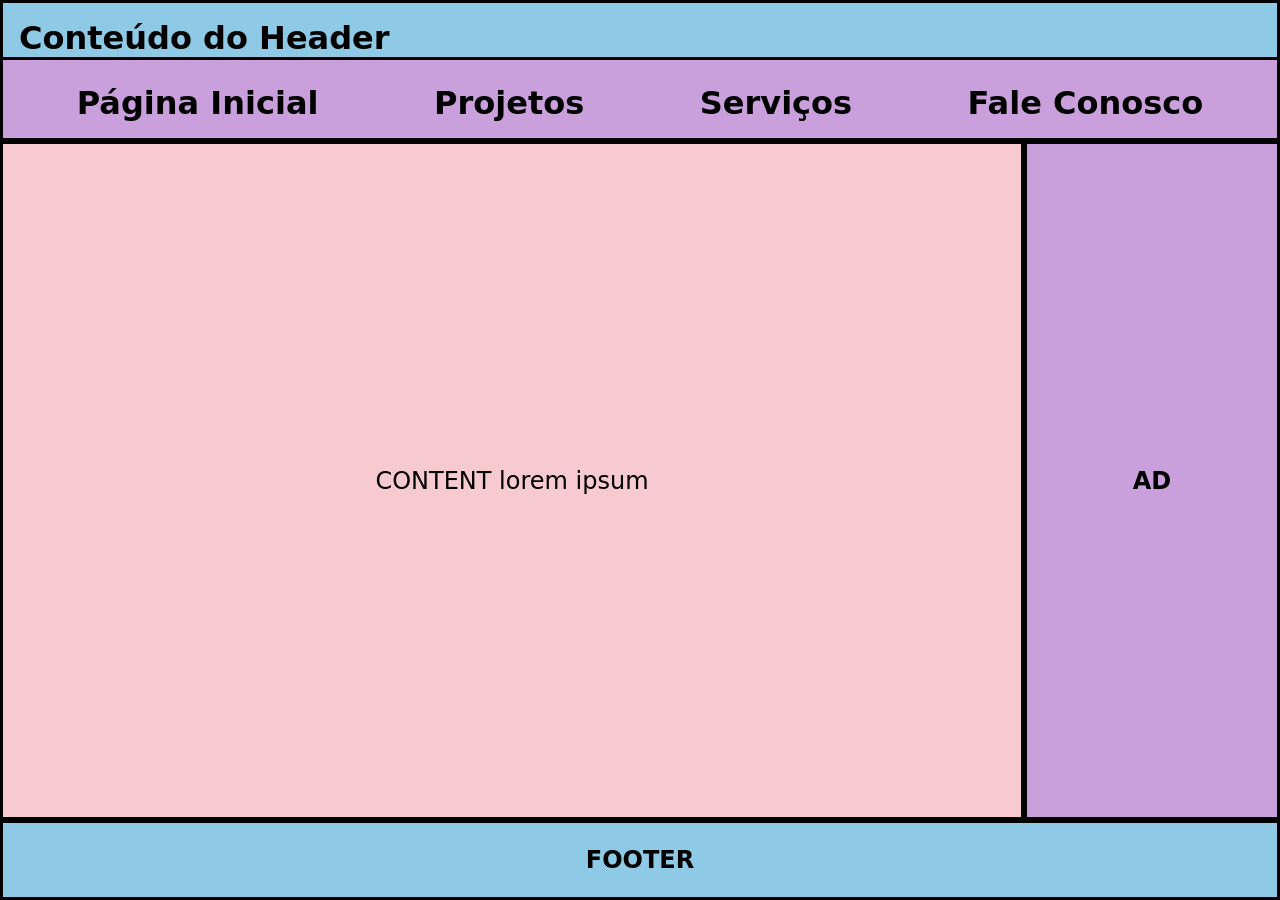
<file: semana01/layout-basico.html>
<!DOCTYPE html>
<html lang="pt-br">
<head>
    <meta charset="UTF-8">
    <meta name="viewport" content="width=device-width, initial-scale=1.0">
    <title>Júlio César Antunes - WDD 131</title>
    <link rel="stylesheet" href="estilos/layout.css">
</head>
<body>
    <header>Conteúdo do Header

        <nav>
            <ul>
                <li>Página Inicial</li>
                <li>Projetos</li>
                <li>Serviços</li>
                <li>Fale Conosco</li>
            </ul>
        </nav>
    </header>

    <main>CONTENT
           lorem  ipsum </main>

    <aside>AD</aside>

    <footer>FOOTER</footer>


</body>
</html>
</file>
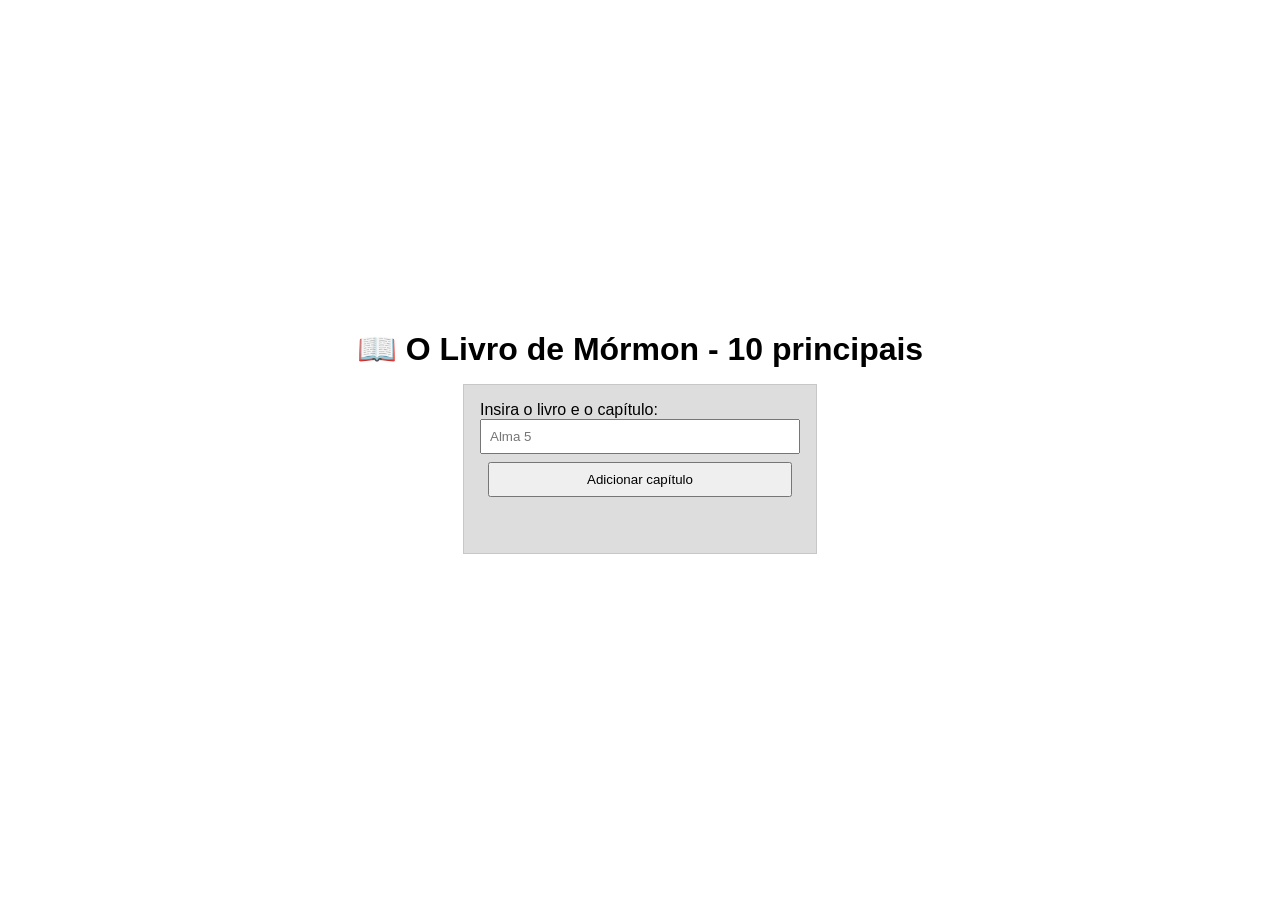
<file: semana02/bom.html>
<!DOCTYPE html>
<html lang="pt-br">
<head>
    <meta charset="UTF-8">
    <meta name="viewport" content="width=device-width, initial-scale=1.0">
    <title>WDD 131 – Fundamentos da Web Dinâmica - Modelo de Objeto de Documento</title>
    <meta name="description" content="Página de exemplo de Objeto de Documento do curso WDD 131.">
    <meta name="author" content="Júlio César Moreira Antunes">
    <link rel="stylesheet" href="estilos/bom.css">
    <script src="scripts/bom.js" defer></script>
</head>
<body>
    <h1>📖 O Livro de Mórmon - 10 principais</h1>
    <main>
        <label for="favchap">Insira o livro e o capítulo: </label>
        <input type="text" id="favchap" placeholder="Alma 5">
        <button type="submit">Adicionar capítulo</button>
        <ul id="list"></ul>
    </main>
</body>
</html>
</file>
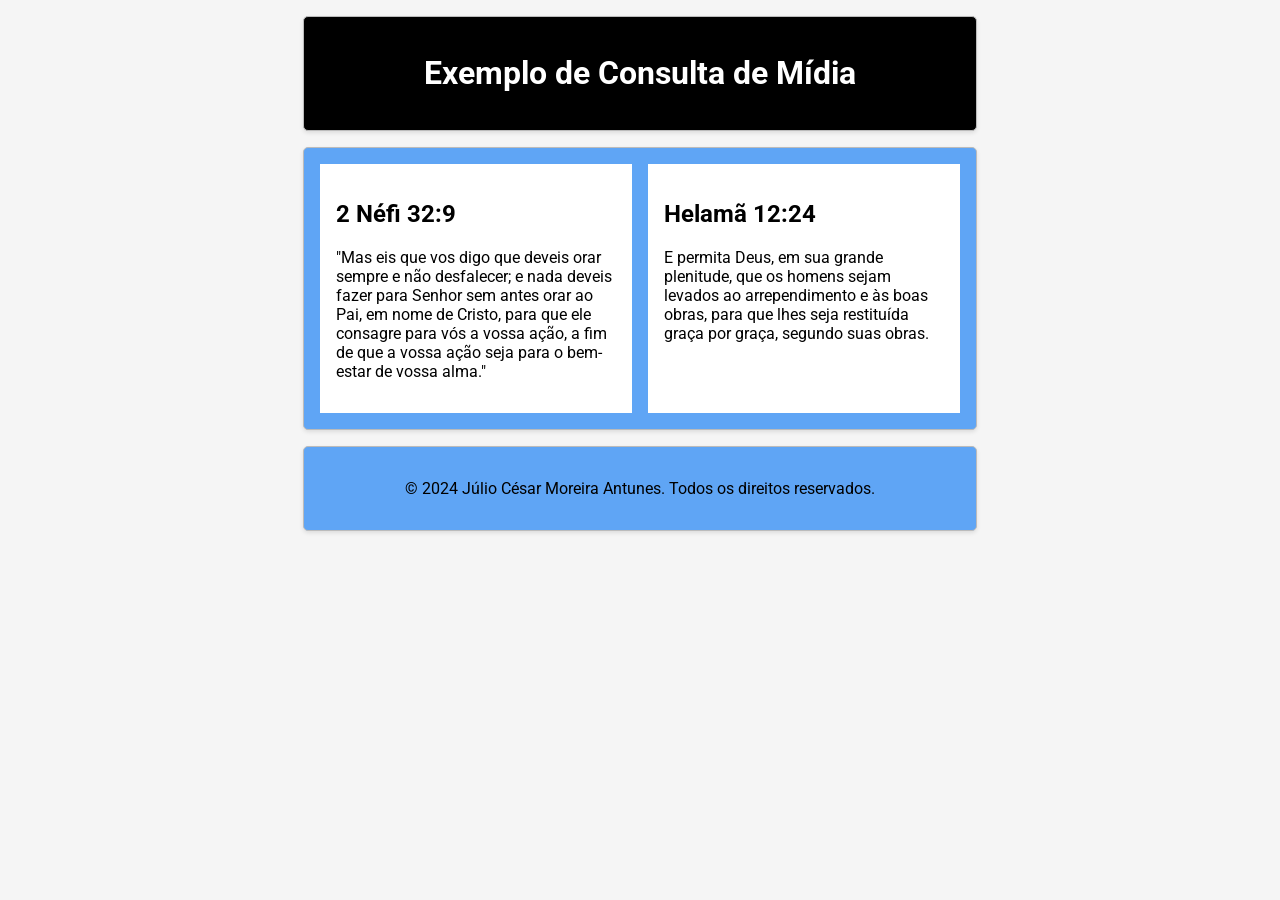
<file: semana02/consulta-de-midia.html>
<!DOCTYPE html>
<html lang="pt-br">
<head>
    <meta charset="UTF-8">
    <meta name="viewport" content="width=device-width, initial-scale=1.0">
    <title>WDD 131 – Fundamentos da Web Dinâmica - Consulta de Mídia</title>
    <meta name="description" content="Página de exemplo de consulta de mídia do curso WDD 131.">
    <meta name="author" content="Júlio César Moreira Antunes">
    <link rel="preconnect" href="https://fonts.googleapis.com">
    <link rel="preconnect" href="https://fonts.gstatic.com" crossorigin>
    <link href="https://fonts.googleapis.com/css2?family=Roboto:ital,wght@0,100..900;1,100..900&display=swap" rel="stylesheet">
    <link rel="stylesheet" href="estilos/consulta-de-midia.css">
    <link rel="stylesheet" href="estilos/consulta-de-midia-grande.css">
</head>
<body>
    <header>
        <h1>Exemplo de Consulta de Mídia</h1>
    </header>
    <main>
        <section class="card">
            <h2>2 Néfi 32:9</h2>
            <p>"Mas eis que vos digo que deveis orar sempre e não desfalecer; e nada deveis fazer para Senhor sem antes orar ao Pai, em nome de Cristo, para que ele consagre para vós a vossa ação, a fim de que a vossa ação seja para o bem-estar de vossa alma."</p>
        </section>
        <section class="card">
            <h2>Helamã 12:24</h2>
            <p>E permita Deus, em sua grande plenitude, que os homens sejam levados ao arrependimento e às boas obras, para que lhes seja restituída graça por graça, segundo suas obras.</p>
        </section>
    </main>
    <footer>
        <p>&copy; 2024 Júlio César Moreira Antunes. Todos os direitos reservados.</p>
    </footer>
</body>
</html>
</file>
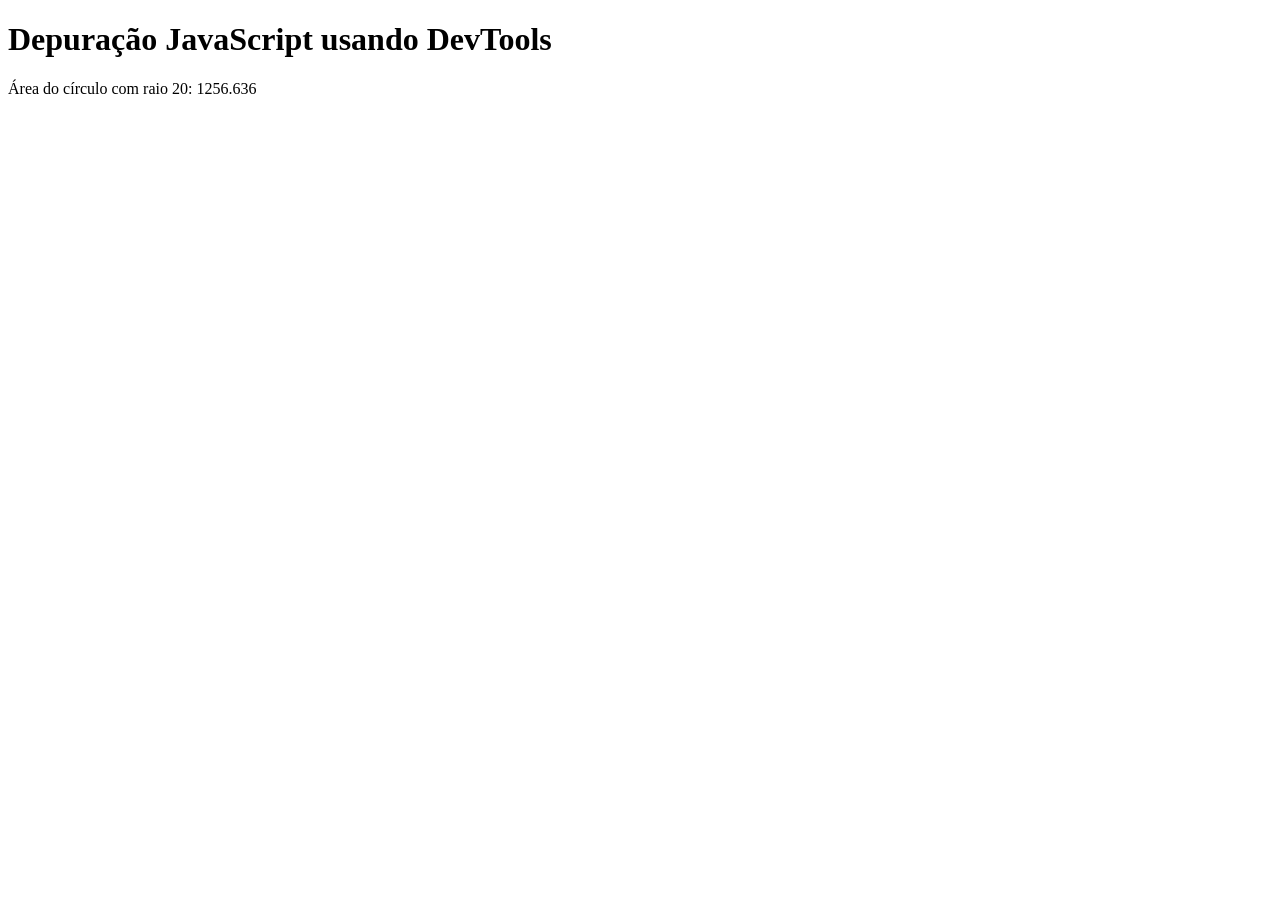
<file: semana02/depuracao.html>
<!DOCTYPE html>
<html lang="en">
<head>
    <meta charset="UTF-8">
    <meta name="viewport" content="width=device-width, initial-scale=1.0">
    <title>Document</title>
    <script src="scripts/depuracao.js" defer></script>

</head>
<body>
    <h1>Depuração JavaScript usando DevTools</h1>
    <p>Área do círculo com raio <span id="raio"></span>: <span id="area"></span></p>

</body>
</html>
</file>
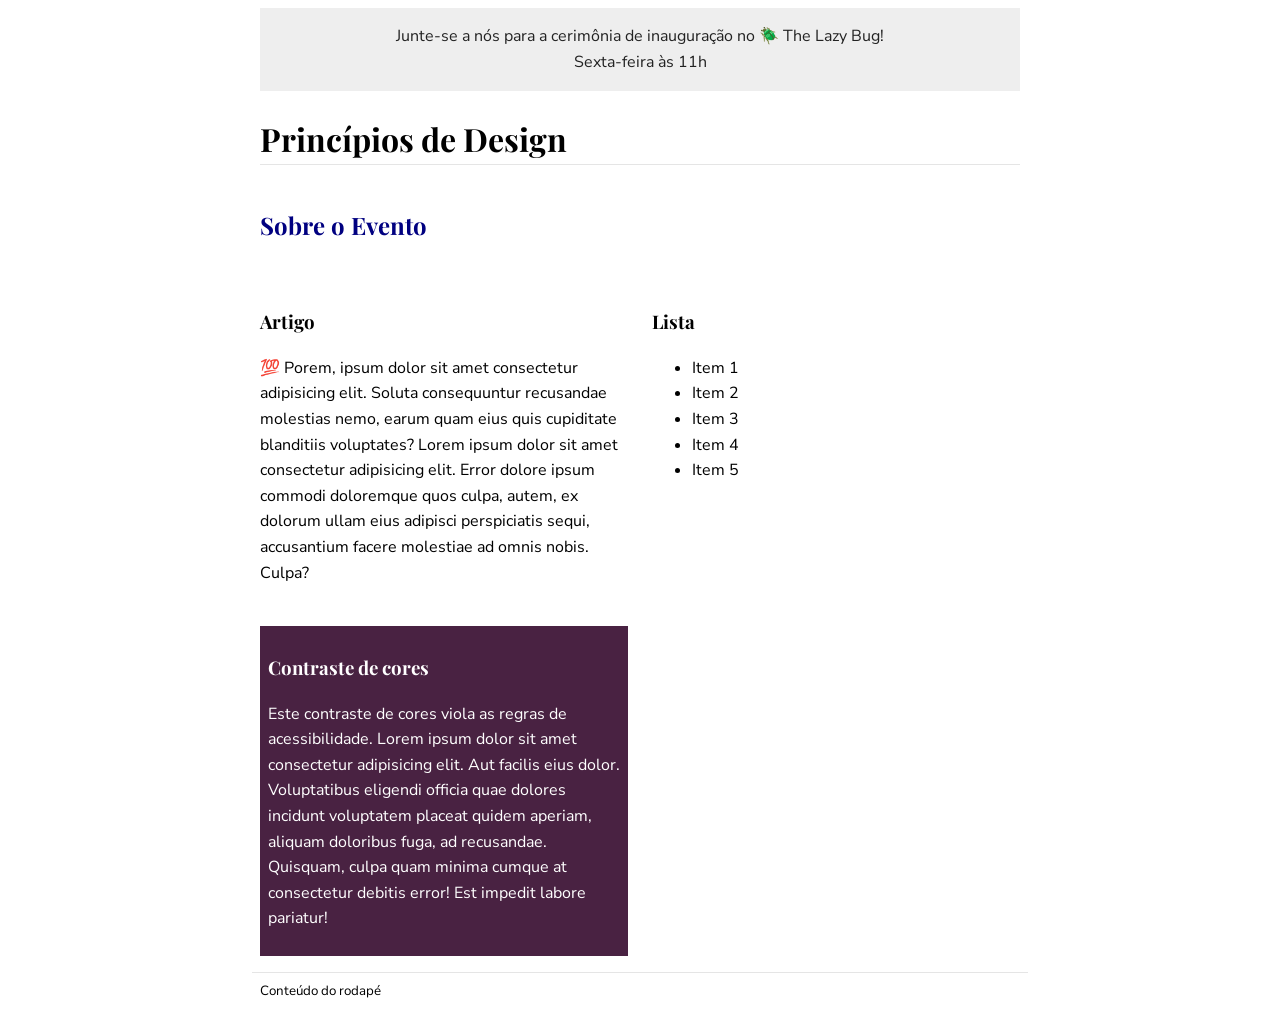
<file: semana03/design.html>
<!DOCTYPE html>
<html lang="pt-br">
<head>
    <meta charset="UTF-8">
    <meta name="viewport" content="width=device-width, initial-scale=1.0">
    <title>Princípios de Design</title>
    <meta name="description" content="Exemplo de princípios de design aplicados em um site.">
    <meta name="author" content="Júlio César Moreira Antunes">
    <link rel="preconnect" href="https://fonts.googleapis.com">
    <link rel="preconnect" href="https://fonts.gstatic.com" crossorigin>
    <link href="https://fonts.googleapis.com/css2?family=Playfair+Display:wght@600;700&family=Nunito+Sans:wght@400;600&display=swap" rel="stylesheet">
    <link rel="stylesheet" href="estilos/design.css">
</head>
<body>
    <header>
        <div class="banner">Junte-se a nós para a cerimônia de inauguração no 🪲 The Lazy Bug!<br>Sexta-feira às 11h</div>
        <h1>Princípios de Design</h1>
    </header>
    <main>
        <h2>Sobre o Evento</h2>
        <section>
            <h3>Artigo</h3>
            <article>
                <p>💯 Porem, ipsum dolor sit amet consectetur adipisicing elit. Soluta consequuntur recusandae molestias nemo, earum quam eius quis cupiditate blanditiis voluptates? Lorem ipsum dolor sit amet consectetur adipisicing elit. Error dolore ipsum commodi doloremque quos culpa, autem, ex dolorum ullam eius adipisci perspiciatis sequi, accusantium facere molestiae ad omnis nobis. Culpa?</p>
            </article>
        </section>
        <section>
            <h3>Lista</h3>
            <ul>
                <li>Item 1</li>
                <li>Item 2</li>
                <li>Item 3</li>
                <li>Item 4</li>
                <li>Item 5</li>
            </ul>
        </section>
        <div class="callout">
            <h3>Contraste de cores</h3>
            <p>Este contraste de cores viola as regras de acessibilidade. Lorem ipsum dolor sit amet consectetur adipisicing elit. Aut facilis eius dolor. Voluptatibus eligendi officia quae dolores incidunt voluptatem placeat quidem aperiam, aliquam doloribus fuga, ad recusandae. Quisquam, culpa quam minima cumque at consectetur debitis error! Est impedit labore pariatur!</p>
        </div>
    </main>
    <footer>
        Conteúdo do rodapé
    </footer>
</body>
</html>
</file>
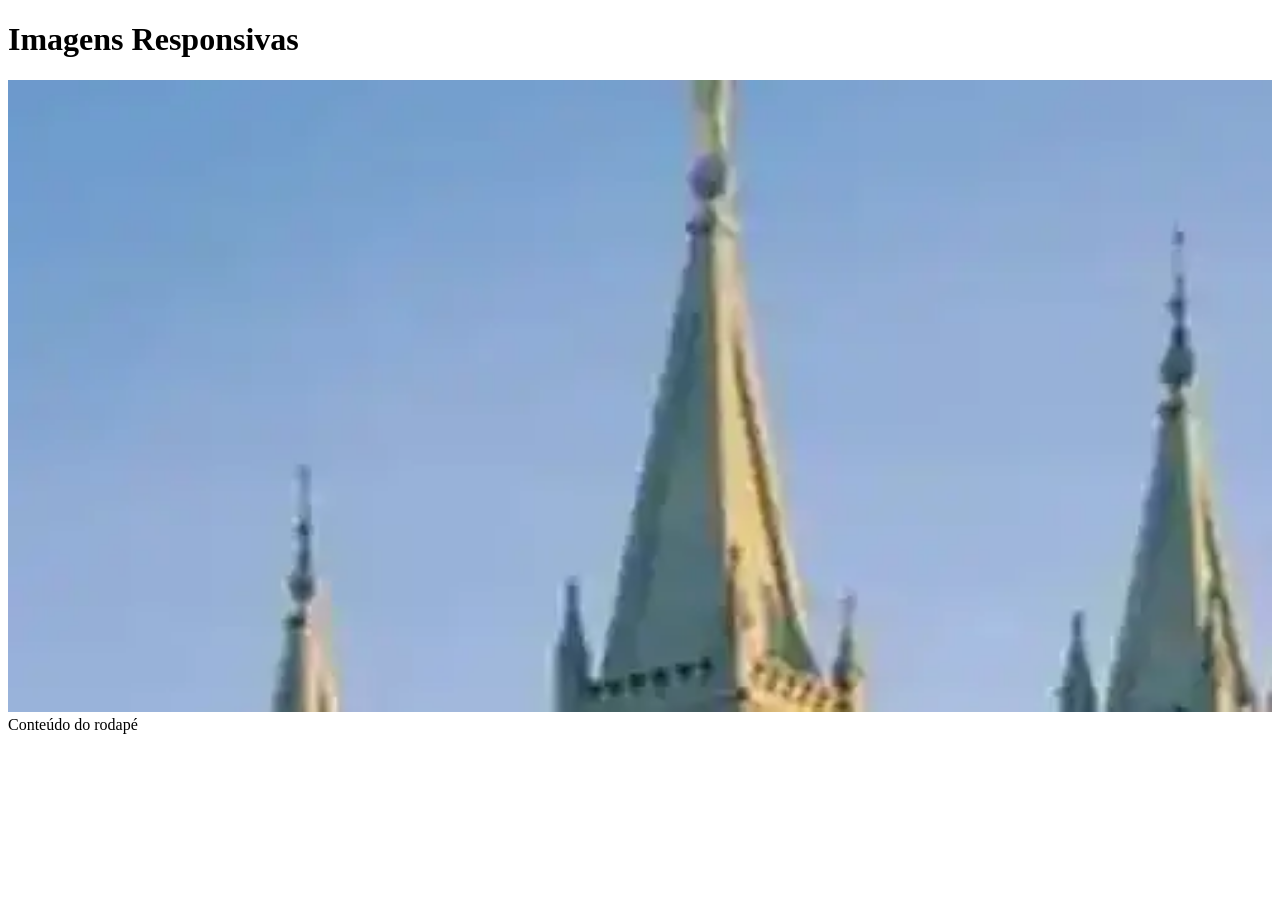
<file: semana03/imagens-responsivas.html>
<!DOCTYPE html> 
<html lang="pt-br">
<head>
    <meta charset="UTF-8">
    <meta name="viewport" content="width=device-width, initial-scale=1.0">
    <link rel="stylesheet" href="estilos/imagens-responsivas.css">
    <title>Imagens Responsivas</title>
</head>
<body>
    <header>
        <h1>Imagens Responsivas</h1>
    </header>
    <main>
        <div class="principal">
            <picture>
                <source media="(max-width: 1000px)" srcset="imagens/principal-grande.webp">
                <source media="(max-width: 500px)" srcset="imagens/principal-media.webp">
                <img srcset="imagens/principal-pequena.webp" alt="Templo de Salta Lake, Utah, Estados Unidos" width="500" height="250">
            </picture>
        </div>
    </main>
    <footer>
        Conteúdo do rodapé
    </footer>
</body>
</html>
</file>
<file: estilos/base.css>
/*
    base.css — S01 Tarefa: Página Inicial (WDD131)

    body: grid de 3 linhas (header / main / footer), 1 coluna.
    main: grid próprio de 2 colunas (2fr/1fr) para os dois cards.

    Pendências:
    - checar contraste AA no CSS Overview do DevTools antes de finalizar
*/

body {
    display: grid;
    grid-template-columns: 1fr;
    grid-template-rows: auto 1fr 80px;
    grid-template-areas:
        "header"
        "main"
        "footer";
    margin: 0;
    font-family: 'Inter', 'Segoe UI', system-ui, sans-serif;
    min-height: 100vh;
}

header,
nav,
footer {
    border: 1px solid #000;
    padding: 16px;
    box-sizing: border-box;
    
}

header {
    grid-area: header;
    display: flex;
    flex-direction: column;
    background-color: #1c4457;
    padding: 0 16px 16px 16px;
    color: #ffffff
}

nav {
    background-color: #3e3c3f;
    margin: 0 -16px -16px -16px;
    padding: 0 0 8px 0;
    border-left: none;
    border-right: none;
    border-bottom: none;
    color: #ffffff
}

nav ul {
    display: flex;
    flex-direction: row;
    justify-content: space-around;
    list-style: none;
    margin: 8px 0 0 0;
    padding: 0;
}

nav a {
    color: #ffffff;
    text-decoration: none;
    font-size: 1.2rem;
    font-weight: 700;
}

nav a:hover {
    color: #8ecae6;
    text-decoration: underline;
}

h1 {
    text-align: center;
    font-size: 2.5rem;
    color: #ffffff;
    margin: 15px;
    font-weight: 500;
}

h2 {
    font-size: 1rem;
    color: #19495f;
    text-align: center;
}

main {
    grid-area: main;
    background-color: #ffffff;
    display: grid;
    grid-template-columns: 2fr 1fr;
    gap: 16px;
    padding: 16px;
    max-width: 1200px;
    width: 90%;
    margin: 0 auto;
    box-sizing: border-box;
}

main h1 {
    grid-column: 1 / -1;
    font-size: 2rem;
    color: #19495f;
    margin: 24px 0;
    font-weight: 500;
}

main p {
    font-size: 1rem;
    font-weight: 400;
    line-height: 1.5rem;
    color: #333333;
    margin: 0 0 16px 0;
}
.card {
    margin: 16px 0;
    padding: 12px;
    background-color: #ffffff;
    border-radius: 8px;
    box-shadow: 0 2px 4px rgba(0, 0, 0, 0.1);
    overflow: hidden;
}

.card h2 {
    background-color: #1c4457;
    color: #ffffff;
    padding: 10px;
    margin: -12px -12px 12px -12px;
    border-radius: 8px 8px 0 0;
}

img {
    width: 100%;
    display: block;
    height: auto;
    padding: 2px;
    border-radius: 22px;
}

.card:first-of-type img {
    max-width: 200px;
    float: right;
    margin:auto 0 0 16px;   
    padding-left: 8px;
    
}

.card:nth-of-type(2) img {
    max-width: 200px;
    height: auto;
    margin: 0 auto 16px
}

footer {
    grid-area: footer;
    background-color: #8ecae6;
    display: flex;
    align-items: center;
    justify-content: center;
    font-size: 1.5rem;
    font-weight: bold;
}
</file>
<file: estilos/formulario.css>
/* =========================
   CONFIGURAÇÕES GERAIS
========================= */

* {
    box-sizing: border-box;
}

body {
    margin: 0;
    font-family: Arial, Helvetica, sans-serif;
    background-color: #ffffff;
    color: #111111;
}

/* =========================
   CABEÇALHO
========================= */

header {
    background-color: #30052e;
    color: #ffffff;
    text-align: center;
    padding: 24px 15px;
}

header h1 {
    font-size: 2rem;
    margin: 0;
}

/* =========================
   FORMULÁRIO
========================= */

main {
    max-width: 600px;
    margin: 24px auto;
    padding: 0 12px;
}

form {
    background-color: #d9d2d9;
    padding: 24px;
    border: 1px solid #bdb5bd;
    border-radius: 8px;
}

/* Espaçamento entre campos */

.campo {
    margin-bottom: 28px;
}

/* Títulos dos campos */

.campo > label,
.campo > legend {
    display: block;
    font-size: 1.1rem;
    font-weight: 700;
    margin-bottom: 10px;
}

/* =========================
   SELECT E INPUTS
========================= */

select,
input[type="date"],
input[type="text"],
textarea {
    width: 100%;
    padding: 14px 12px;
    font-family: inherit;
    font-size: 1rem;
    background-color: #ffffff;
    color: #111111;
    border: 1px solid #aaa2ad;
    border-radius: 3px;
}

select,
input[type="date"],
input[type="text"] {
    min-height: 48px;
}

textarea {
    min-height: 140px;
    resize: vertical;
}

/* Destaque ao selecionar um campo */

select:focus-visible,
input:focus-visible,
textarea:focus-visible {
    outline: 3px solid #69366c;
    outline-offset: 2px;
}

/* =========================
   FIELDSET
========================= */

fieldset {
    border: none;
    padding: 0;
    margin-left: 0;
    margin-right: 0;
    min-width: 0;
}

/* =========================
   CLASSIFICAÇÃO COM ESTRELAS
========================= */

.classificacao {
    display: flex;
    justify-content: space-between;
    align-items: center;
    gap: 8px;
}

.classificacao label {
    display: flex;
    flex-direction: column;
    align-items: center;
    justify-content: center;
    gap: 8px;
    flex: 1;
    font-size: 1.15rem;
    cursor: pointer;
    white-space: nowrap;
}

.classificacao input[type="radio"] {
    width: 26px;
    height: 26px;
    margin: 0;
    accent-color: #55205d;
    cursor: pointer;
}

/* =========================
   RECURSOS ÚTEIS
========================= */

.opcao {
    display: flex;
    align-items: center;
    gap: 12px;
    margin-bottom: 10px;
}

.opcao input[type="checkbox"] {
    width: 26px;
    height: 26px;
    margin: 0;
    accent-color: #55205d;
    cursor: pointer;
    flex-shrink: 0;
}

.opcao label {
    font-size: 1.05rem;
    font-weight: 600;
    cursor: pointer;
}

/* =========================
   BOTÃO DE ENVIO
========================= */

input[type="submit"] {
    width: 100%;
    padding: 16px;
    margin-top: 12px;
    background-color: #eeeaf0;
    color: #111111;
    border: 1px solid #938897;
    border-radius: 6px;
    font-size: 1.5rem;
    font-weight: 700;
    cursor: pointer;
    transition: background-color 0.2s ease;
}

input[type="submit"]:hover {
    background-color: #c9bacd;
}

input[type="submit"]:active {
    background-color: #b5a1ba;
}

/* =========================
   RODAPÉ
========================= */

footer {
    background-color: #30052e;
    color: #ffffff;
    text-align: center;
    padding: 24px 15px;
    font-size: 1rem;
}

footer p {
    margin: 8px 0;
}

/* =========================
   RESPONSIVIDADE
========================= */

@media (max-width: 480px) {

    header h1 {
        font-size: 1.75rem;
    }

    main {
        margin: 20px auto;
        padding: 0;
    }

    form {
        padding: 20px;
    }

    .classificacao {
        gap: 2px;
    }

    .classificacao label {
        font-size: 0.95rem;
    }

    .classificacao input[type="radio"] {
        width: 24px;
        height: 24px;
    }

    input[type="submit"] {
        font-size: 1.3rem;
    }

    footer {
        font-size: 0.9rem;
    }
}



/* =========================
   PÁGINA DE CONFIRMAÇÃO
========================= */

.confirmacao {
    background-color: #d9d2d9;
    padding: 40px 24px;
    border: 1px solid #bdb5bd;
    border-radius: 8px;
    text-align: center;
}

.confirmacao h2 {
    font-size: 1.6rem;
    color: #30052e;
    margin-top: 0;
}

.confirmacao p {
    font-size: 1.1rem;
    line-height: 1.6;
}

.confirmacao strong {
    font-size: 1.4rem;
    color: #55205d;
}

.confirmacao a {
    display: inline-block;
    margin-top: 20px;
    padding: 14px 24px;
    background-color: #30052e;
    color: #ffffff;
    text-decoration: none;
    border-radius: 6px;
    font-weight: 700;
}

.confirmacao a:hover {
    background-color: #55205d;
}

.confirmacao a:focus-visible {
    outline: 3px solid #55205d;
    outline-offset: 3px;
}
</file>
<file: estilos/local.css>
/* Variáveis globais: cores inspiradas na bandeira da Espanha */
:root {
    /* Todas as cores em hexadecimal. Com 8 dígitos (#RRGGBBAA),
       os dois últimos definem a opacidade: 00 = invisível, ff = sólido */
    --cor-vinho: #7a1017;
    --cor-vinho-escuro: #5a0b10;
    --cor-dourada: #e0b43a;
    --cor-dourada-transparente: #e0b43a00;
    --cor-texto: #2a2a2a;
    --cor-texto-claro: #ffffff;
    --cor-texto-detalhe: #f0d9da;
    --cor-fundo: #ffffff;
    --cor-linha: #7a101726;
    --fundo-icone: #7a101714;
    --fundo-card: #ffffffd1;
    --cor-sombra: #0000004d;
    --fonte-texto: "Nunito Sans", Arial, sans-serif;
    --fonte-titulo: "Crimson Pro", Georgia, serif;
}

* {
    box-sizing: border-box;
}

body {
    margin: 0;
    font-family: var(--fonte-texto);
    color: var(--cor-texto);
    background-color: var(--cor-fundo);
}

/* Cabeçalho: gradiente vinho com borda dourada fina */
header {
    background: linear-gradient(90deg, var(--cor-vinho-escuro), var(--cor-vinho), var(--cor-vinho-escuro));
    border-bottom: 3px solid var(--cor-dourada);
    text-align: center;
    padding: 0.75rem 1rem;
}

h1 {
    margin: 0;
    color: var(--cor-texto-claro);
    font-family: var(--fonte-titulo);
    font-size: 2.6rem;
}

/* Linhas douradas dos dois lados do título */
h1::before,
h1::after {
    content: "";
    display: inline-block;
    width: 2.5rem;
    height: 2px;
    vertical-align: middle;
    margin: 0 1rem;
}

/* Gradiente: a linha some na ponta de fora e fica sólida perto do título */
h1::before {
    background: linear-gradient(to right, var(--cor-dourada-transparente), var(--cor-dourada));
}

h1::after {
    background: linear-gradient(to left, var(--cor-dourada-transparente), var(--cor-dourada));
}

/* Imagem principal */
.principal img {
    display: block;
    width: 100%;
    height: auto;
}

/* Seções Dados e Clima (visualização móvel: empilhadas) */
.dados,
.clima {
    padding: 1.5rem 1rem;
    text-align: center;
}

.dados {
    border-bottom: 1px solid var(--cor-linha);
}

h2 {
    margin: 0 0 1rem;
    color: var(--cor-vinho);
    font-family: var(--fonte-titulo);
    font-size: 2rem;
}

.icone-clima {
    width: 80px;
    height: auto;
    margin-bottom: 1rem;
}

/* Lista de rótulo/valor em duas colunas, com linha entre os itens */
dl {
    display: grid;
    grid-template-columns: 1fr 1fr;
    margin: 0;
}

dt,
dd {
    padding: 0.5rem 0;
    border-bottom: 1px solid var(--cor-linha);
}

dt {
    display: flex;
    align-items: center;
    justify-content: flex-end;
    gap: 0.6rem;
    padding-right: 0.75rem;
    font-family: var(--fonte-titulo);
    font-size: 1.1rem;
    font-weight: 700;
    text-align: right;
}

dd {
    display: flex;
    align-items: center;
    margin: 0;
    text-align: left;
}

/* O último par (dt e dd) não precisa de linha embaixo */
dl > :nth-last-child(-n + 2) {
    border-bottom: none;
}

/* Ícone de cada item: fonte Material Symbols dentro de um círculo */
.icone {
    font-family: "Material Symbols Outlined";
    font-size: 1.2rem;
    font-weight: 300;
    width: 2rem;
    height: 2rem;
    line-height: 2rem;
    flex-shrink: 0;
    text-align: center;
    border-radius: 50%;
    background-color: var(--fundo-icone);
    color: var(--cor-vinho);
}

/* Rodapé */
footer {
    background: linear-gradient(90deg, var(--cor-vinho-escuro), var(--cor-vinho), var(--cor-vinho-escuro));
    border-top: 3px solid var(--cor-dourada);
    color: var(--cor-texto-claro);
    text-align: center;
    padding: 0.75rem 1rem;
    font-family: var(--fonte-titulo);
    font-size: 1.1rem;
}

footer p {
    margin: 0.2rem 0;
}

.detalhes {
    font-family: var(--fonte-texto);
    font-size: 0.8rem;
    color: var(--cor-texto-detalhe);
}


/* Visualização mais ampla: cards sobre a imagem */
@media (min-width: 800px) {
    main {
        position: relative;
    }

    h1::before,
    h1::after {
        width: 5rem;
        margin: 0 1.5rem;
    }

    /* Altura da tela menos cabeçalho e rodapé: tudo cabe sem rolar */
    .principal img {
        height: calc(100vh - 9.2rem);
        min-height: 36rem;
        object-fit: cover;
        object-position: center 50%;
    }

    /* Cards de vidro fosco: fundo translúcido com desfoque */
    .dados,
    .clima {
        position: absolute;
        width: 26rem;
        max-width: 45%;
        padding: 1.25rem 1.5rem;
        background-color: var(--fundo-card);
        backdrop-filter: blur(6px);
        border-radius: 1.25rem;
        box-shadow: 0 8px 24px var(--cor-sombra);
        border-bottom: none;
        text-align: left;
    }

    .dados {
        top: 2rem;
        left: 2rem;
    }

    .clima {
        bottom: 2rem;
        right: 2rem;
    }

    /* Título do card com linha embaixo e selo redondo à direita */
    h2 {
        display: flex;
        align-items: center;
        gap: 0.75rem;
        margin: 0 0 0.5rem;
        padding-bottom: 0.5rem;
        border-bottom: 1px solid var(--cor-linha);
        font-size: 2rem;
    }

    .dados h2::after,
    .clima h2::after {
        width: 3rem;
        height: 3rem;
        line-height: 3rem;
        text-align: center;
        border-radius: 50%;
        background-color: var(--cor-vinho);
        color: var(--cor-texto-claro);
    }

    .dados h2::after {
        content: "account_balance";
        font-family: "Material Symbols Outlined";
        font-size: 1.7rem;
        font-weight: 400;
    }

    /* No desktop o SVG some e o emoji entra via pseudoelemento */
    .icone-clima {
        display: none;
    }

    .clima h2::after {
        content: "⛅";
        font-size: 1.6rem;
    }

    dl {
        grid-template-columns: auto 1fr;
        font-size: 0.95rem;
    }

    dt {
        justify-content: flex-start;
        text-align: left;
        font-size: 1.05rem;
    }
}
</file>
<file: estilos/templos-filtrados.css>
* {
    margin: 0;
    padding: 0;
    box-sizing: border-box;
}

body {
    font-family: 'Nunito Sans', Arial, Helvetica, sans-serif;
    background-color: #f5f5f5;
    color: #222;
}

h1, .titulo {
    font-family: 'Playfair Display', Georgia, serif;
}
/* header e navegação ------------------------------------------------ */

header {
    position: relative;
    background-color: #4b1d6b;
    color: #fff;
    padding: 0.6rem 1.5rem;
}

.marca {
    display: flex;
    align-items: center;
    gap: 0.9rem;
    margin-left: 2rem;
}

.icone-marca {
    width: 28px;
    height: 28px;
}

.divisor {
    width: 1px;
    height: 24px;
    background-color: rgba(255, 255, 255, 0.4);
}

.titulo {
    font-size: 1.6rem;
    font-weight: 700;
}

/* botão hambúrguer — só aparece na visualização móvel */
#menu {
    font-size: 1.6rem;
    border: 0;
    background: none;
    color: #fff;
    position: absolute;
    top: 0.6rem;
    right: 1.2rem;
    cursor: pointer;
}

#menu::before {
    content: "☰";
}

#menu.open::before {
    content: "✕";
}

nav {
    display: flex;
}

.navegacao {
    list-style: none;
    display: flex;
    flex-direction: column;
    width: 100%;
}

.navegacao a {
    display: none;
    position: relative;
    padding: 0.75rem 0;
    text-align: center;
    text-decoration: none;
    color: #fff;
}

.navegacao a::after {
    content: "";
    position: absolute;
    left: 0;
    bottom: 0;
    width: 0;
    height: 2px;
    background-color: #d9b3ff;
    transition: width 0.2s ease;
}

.navegacao a:hover::after {
    width: 100%;
}

.navegacao a:hover {
    color: #d9b3ff;
}

/* quando o botão é clicado, a classe "open" alterna a visibilidade */
.navegacao.open a {
    display: block;
}

/* main / galeria ------------------------------------------------------ */

main {
    max-width: 960px;
    margin: 0 auto 1.5rem;
    padding: 0 1rem;
}

.hero {
    width: 100vw;
    position: relative;
    left: 50%;
    right: 50%;
    margin-left: -50vw;
    margin-right: -50vw;
    margin-bottom: 0;
    text-align: center;
    padding: 1.4rem 1rem 1.2rem;
    border-top: 3px solid #4b1d6b;
    background:
        linear-gradient(rgba(247, 247, 249, 0.6), rgba(247, 247, 249, 0.6)),
        url("../imagens/templos/templo-background.jpg");
    background-size: cover;
    background-position: center;
    background-repeat: no-repeat;
}

.etiqueta {
    font-family: 'Nunito Sans', Arial, sans-serif;
    font-size: 0.65rem;
    font-weight: 700;
    letter-spacing: 0.25rem;
    text-transform: uppercase;
    color: #7b3fa0;
    margin-bottom: 0.6rem;
}

.hero h1 {
    color: #4b1d6b;
    font-size: 2.6rem;
}

.divisor-hero {
    display: flex;
    align-items: center;
    justify-content: center;
    gap: 0.7rem;
    margin: 0.4rem 0;
}

.divisor-hero .linha {
    width: 70px;
    height: 2px;
}

.divisor-hero .linha:first-child {
    background: linear-gradient(to right, transparent, rgba(75, 29, 107, 0.5));
}

.divisor-hero .linha:last-child {
    background: linear-gradient(to left, transparent, rgba(75, 29, 107, 0.5));
}

.icone-divisor {
    display: inline-block;
    width: 26px;
    height: 26px;
    background-color: #4b1d6b;
    -webkit-mask-image: url("../imagens/templos/templo-main.png");
    mask-image: url("../imagens/templos/templo-main.png");
    -webkit-mask-size: contain;
    mask-size: contain;
    -webkit-mask-repeat: no-repeat;
    mask-repeat: no-repeat;
    -webkit-mask-position: center;
    mask-position: center;
}

.subtitulo {
    font-family: 'Nunito Sans', Arial, sans-serif;
    max-width: 500px;
    margin: 0.9rem auto 0;
    color: #555;
    font-size: 0.85rem;
    line-height: 1.5;
}

.galeria {
    display: grid;
    grid-template-columns: 1fr;
    gap: 1.5rem;
}

.galeria figure {
    background-color: #fff;
    border: 1px solid rgba(0, 0, 0, 0.1);
    border-radius: 12px;
    overflow: hidden;
    box-shadow: 0 2px 5px rgba(0, 0, 0, 0.1);
    padding: 0.5rem;
    text-align: center;
}

.galeria h2 {
    font-family: 'Playfair Display', Georgia, serif;
    font-size: 1.25rem;
    color: #4b1d6b;
    margin-bottom: 0.5rem;
    line-height: 1.2;
}

.galeria img {
    width: 100%;
    height: auto;
    aspect-ratio: 400 / 250;
    object-fit: cover;
    display: block;
    border-radius: 8px;
}
.galeria figcaption {
    margin-top: 0.6rem;
    font-family: 'Nunito Sans', Arial, sans-serif;
    font-size: 0.9rem;
    font-weight: 400;
    line-height: 1.4;
    color: #555;
}

/* footer ---------------------------------------------------------------- */

footer {
    background-color: #4b1d6b;
    color: #fff;
    text-align: center;
    padding: 1rem;
    font-size: 0.8rem;
    display: flex;
    flex-direction: column;
    align-items: center;
    gap: 0.6rem;
}

.lema {
    display: flex;
    flex-direction: column;
    align-items: center;
    gap: 0.3rem;
}

.lema-divisor {
    display: flex;
    align-items: center;
    gap: 0.5rem;
}

.lema-divisor .linha-footer {
    width: 40px;
    height: 1px;
    background-color: rgba(255, 255, 255, 0.4);
}

.icone-footer {
    width: 16px;
    height: 16px;
    opacity: 0.9;
}

.lema-texto {
    font-size: 0.7rem;
    letter-spacing: 0.15rem;
    text-transform: uppercase;
    color: rgba(255, 255, 255, 0.85);
}
</file>
<file: estilos/templos-filtrados-grandes.css>
/* visualização mais larga ************************************************ */
@media (min-width: 37.5em) {
    header {
        display: flex;
        align-items: center;
        justify-content: space-between;
    }

    #menu {
        display: none;
    }

    nav {
        margin-right: 2rem;
    }

    .navegacao {
        flex-direction: row;
        gap: 1rem;
    }

    .navegacao a {
        display: block;
        padding: 0.25rem 0;
    }

    .galeria {
        grid-template-columns: repeat(auto-fit, minmax(260px, 1fr));
    }

    footer {
        flex-direction: row;
        justify-content: space-between;
    }
}
</file>
<file: estilos/templos.css>
* {
    margin: 0;
    padding: 0;
    box-sizing: border-box;
}

body {
    font-family: 'Nunito Sans', Arial, Helvetica, sans-serif;
    background-color: #f5f5f5;
    color: #222;
}

h1, .titulo, .galeria figcaption {
    font-family: 'Playfair Display', Georgia, serif;
}

/* header e navegação ------------------------------------------------ */

header {
    position: relative;
    background-color: #4b1d6b;
    color: #fff;
    padding: 0.6rem 1.5rem;
}

.marca {
    display: flex;
    align-items: center;
    gap: 0.9rem;
    margin-left: 2rem;
}

.icone-marca {
    width: 28px;
    height: 28px;
}

.divisor {
    width: 1px;
    height: 24px;
    background-color: rgba(255, 255, 255, 0.4);
}

.titulo {
    font-size: 1.6rem;
    font-weight: 700;
}

/* botão hambúrguer — só aparece na visualização móvel */
#menu {
    font-size: 1.6rem;
    border: 0;
    background: none;
    color: #fff;
    position: absolute;
    top: 0.6rem;
    right: 1.2rem;
    cursor: pointer;
}

#menu::before {
    content: "☰";
}

#menu.open::before {
    content: "✕";
}

nav {
    display: flex;
}

.navegacao {
    list-style: none;
    display: flex;
    flex-direction: column;
    width: 100%;
}

.navegacao a {
    display: none;
    position: relative;
    padding: 0.75rem 0;
    text-align: center;
    text-decoration: none;
    color: #fff;
}

.navegacao a::after {
    content: "";
    position: absolute;
    left: 0;
    bottom: 0;
    width: 0;
    height: 2px;
    background-color: #d9b3ff;
    transition: width 0.2s ease;
}

.navegacao a:hover::after {
    width: 100%;
}

.navegacao a:hover {
    color: #d9b3ff;
}

/* quando o botão é clicado, a classe "open" alterna a visibilidade */
.navegacao.open a {
    display: block;
}

/* main / galeria ------------------------------------------------------ */

main {
    max-width: 960px;
    margin: 0 auto 1.5rem;
    padding: 0 1rem;
}

.hero {
    width: 100vw;
    position: relative;
    left: 50%;
    right: 50%;
    margin-left: -50vw;
    margin-right: -50vw;
    margin-bottom: 0;
    text-align: center;
    padding: 1.4rem 1rem 1.2rem;
    border-top: 3px solid #4b1d6b;
    background:
        linear-gradient(rgba(247, 247, 249, 0.6), rgba(247, 247, 249, 0.6)),
        url("../imagens/templos/templo-background.jpg");
    background-size: cover;
    background-position: center;
    background-repeat: no-repeat;
}

.etiqueta {
    font-family: 'Nunito Sans', Arial, sans-serif;
    font-size: 0.65rem;
    font-weight: 700;
    letter-spacing: 0.25rem;
    text-transform: uppercase;
    color: #7b3fa0;
    margin-bottom: 0.6rem;
}

.hero h1 {
    color: #4b1d6b;
    font-size: 2.6rem;
}

.divisor-hero {
    display: flex;
    align-items: center;
    justify-content: center;
    gap: 0.7rem;
    margin: 0.4rem 0;
}

.divisor-hero .linha {
    width: 70px;
    height: 2px;
}

.divisor-hero .linha:first-child {
    background: linear-gradient(to right, transparent, rgba(75, 29, 107, 0.5));
}

.divisor-hero .linha:last-child {
    background: linear-gradient(to left, transparent, rgba(75, 29, 107, 0.5));
}

.icone-divisor {
    display: inline-block;
    width: 26px;
    height: 26px;
    background-color: #4b1d6b;
    -webkit-mask-image: url("../imagens/templos/templo-main.png");
    mask-image: url("../imagens/templos/templo-main.png");
    -webkit-mask-size: contain;
    mask-size: contain;
    -webkit-mask-repeat: no-repeat;
    mask-repeat: no-repeat;
    -webkit-mask-position: center;
    mask-position: center;
}

.subtitulo {
    font-family: 'Nunito Sans', Arial, sans-serif;
    max-width: 500px;
    margin: 0.9rem auto 0;
    color: #555;
    font-size: 0.85rem;
    line-height: 1.5;
}

.galeria {
    display: grid;
    grid-template-columns: 1fr;
    gap: 1.5rem;
}

.galeria figure {
    background-color: #fff;
    border: 1px solid rgba(0, 0, 0, 0.1);
    border-radius: 12px;
    overflow: hidden;
    box-shadow: 0 2px 5px rgba(0, 0, 0, 0.1);
    padding: 0.5rem;
    text-align: center;
}

.galeria img {
    width: 100%;
    height: auto;
    display: block;
    border-radius: 8px;
}

.galeria figcaption {
    margin-top: 0.5rem;
    font-weight: 600;
    color: #4b1d6b;
}

/* footer ---------------------------------------------------------------- */

footer {
    background-color: #4b1d6b;
    color: #fff;
    text-align: center;
    padding: 1rem;
    font-size: 0.8rem;
    display: flex;
    flex-direction: column;
    align-items: center;
    gap: 0.6rem;
}

.lema {
    display: flex;
    flex-direction: column;
    align-items: center;
    gap: 0.3rem;
}

.lema-divisor {
    display: flex;
    align-items: center;
    gap: 0.5rem;
}

.lema-divisor .linha-footer {
    width: 40px;
    height: 1px;
    background-color: rgba(255, 255, 255, 0.4);
}

.icone-footer {
    width: 16px;
    height: 16px;
    opacity: 0.9;
}

.lema-texto {
    font-size: 0.7rem;
    letter-spacing: 0.15rem;
    text-transform: uppercase;
    color: rgba(255, 255, 255, 0.85);
}
</file>
<file: estilos/templos-grandes.css>
/* visualização mais larga ************************************************ */
@media (min-width: 37.5em) {
    header {
        display: flex;
        align-items: center;
        justify-content: space-between;
    }

    #menu {
        display: none;
    }

    nav {
        margin-right: 2rem;
    }

    .navegacao {
        flex-direction: row;
        gap: 1rem;
    }

    .navegacao a {
        display: block;
        padding: 0.25rem 0;
    }

    .galeria {
        grid-template-columns: repeat(auto-fit, minmax(260px, 1fr));
    }

    footer {
        flex-direction: row;
        justify-content: space-between;
    }
}
</file>
<file: projeto/estilos/planejamento.css>
:root {
    --fundo: #0f0f0f;
    --superficie: #1a1a1a;
    --texto: #ffffff;
    --texto-secundario: #9ca3af;
    --verde: #10b981;
    --vermelho: #ef4444;
    --laranja: #f97316;
    --fonte-titulo: "Oswald", sans-serif;
    --fonte-corpo: "Inter", sans-serif;
}

* {
    box-sizing: border-box;
}

body {
    margin: 0;
    background-color: var(--fundo);
    color: var(--texto);
    font-family: var(--fonte-corpo);
    line-height: 1.6;
}

header,
main,
footer {
    max-width: 900px;
    margin: 0 auto;
    padding: 1.5rem 1rem;
}

h1,
h2 {
    font-family: var(--fonte-titulo);
    font-weight: 600;
    text-transform: uppercase;
    letter-spacing: 0.05em;
}

h1 {
    margin: 0;
    font-size: 2.5rem;
}

h2 {
    margin-top: 0;
    color: var(--verde);
}

.rotulo {
    margin: 0;
    color: var(--texto-secundario);
    text-transform: uppercase;
    letter-spacing: 0.1em;
}

section {
    margin-bottom: 1.5rem;
    padding: 1.5rem;
    background-color: var(--superficie);
    border-radius: 12px;
}

.destaque {
    font-family: var(--fonte-titulo);
    font-size: 1.5rem;
    color: var(--laranja);
}

.cores {
    padding: 0;
    list-style: none;
}

.cores li {
    display: flex;
    flex-wrap: wrap;
    align-items: center;
    gap: 0.5rem;
    margin-bottom: 0.75rem;
}

code {
    color: var(--texto-secundario);
}

.amostra {
    width: 2rem;
    height: 2rem;
    border: 1px solid var(--texto-secundario);
    border-radius: 6px;
}

.fundo { background-color: var(--fundo); }
.superficie { background-color: var(--superficie); }
.texto { background-color: var(--texto); }
.secundario { background-color: var(--texto-secundario); }
.verde { background-color: var(--verde); }
.vermelho { background-color: var(--vermelho); }
.laranja { background-color: var(--laranja); }

.fonte {
    margin-bottom: 1rem;
    padding-left: 1rem;
    border-left: 4px solid var(--vermelho);
}

.fonte p {
    margin: 0;
}

.exemplo-oswald {
    font-family: var(--fonte-titulo);
    font-size: 2rem;
    text-transform: uppercase;
}

.exemplo-inter {
    font-family: var(--fonte-corpo);
    font-size: 2rem;
    font-weight: 700;
}

figure {
    margin: 0;
}

img {
    width: 100%;
    height: auto;
    border-radius: 8px;
}

figcaption {
    color: var(--texto-secundario);
    font-size: 0.9rem;
}

footer {
    color: var(--texto-secundario);
    font-size: 0.9rem;
    text-align: center;
}
</file>
<file: semana01/estilos/layout.css>
body {
    display: grid;
    grid-template-columns: 2fr 0.5fr;
    grid-template-rows: auto 1fr 80px;
    grid-template-areas:
        "header header"
        "main aside"
        "footer  footer";
    margin: 0;
    font-family: 'Segoe UI', system-ui, sans-serif;
    min-height: 100vh;
}

header,
nav,
main,
aside,
footer {
    border: 3px solid #000;
    padding: 16px;
    box-sizing: border-box;
}

header {
    grid-area: header;
    flex-direction: column;
    background-color: #8ecae6;
    display: flex;
    font-size: 2rem;
    font-weight: bold;
}

nav {
    background-color: #c9a0dc;
    margin: 0 -16px -16px -16px;
    border-left: none;
    border-right: none;
    border-bottom: none;
    
}

main {
    grid-area: main;
    background-color: #f7cad0;
    display: flex;
    flex-direction: column;
    align-items: center;
    justify-content: center;
    font-size: 1.5rem;
}

aside {
    grid-area: aside;
    background-color: #c9a0dc;
    display: flex;
    align-items: center;
    justify-content: center;
    font-weight: bold;
    font-size: 1.5rem;
}

footer {
    grid-area: footer;
    background-color: #8ecae6;
    display: flex;
    align-items: center;
    justify-content: center;
    font-size: 1.5rem;
    font-weight: bold;
}

ul {
    display: flex;
    flex-direction: row;
    justify-content: space-around;
    list-style: none;
    margin: 8px 0 0 0;
    padding: 0;
}
</file>
<file: semana02/estilos/bom.css>
* {
	margin: 0;
	padding: 0;
}

body {
	height: 100vh;
	display: flex;
	flex-direction: column;
	align-items: center;
	justify-content: center;
	font-family: Acme, Arial, sans-serif;
}

h1 {
	font-size: 1.5rem;
}

main {
	margin: 1rem auto;
	border: 1px solid rgb(0 0 0 / 0.1);
	padding: 1rem;
	background-color: #ddd;
	display: flex;
	flex-direction: column;
}

input,
button {
	padding: 0.5rem;
}

button {
	margin: 0.5rem;
}

.delete {
	width: fit-content;
}

.input {
	display: flex;
	gap: 1rem;
}

.list {
	padding: 0.5rem;
}

ul {
	margin: 1rem;
	list-style: none;
}

li {
	display: flex;
	align-items: center;
	justify-content: space-between;
}

@media only screen and (min-width: 32.5em) {
	h1 {
		font-size: 2rem;
	}

	main {
		width: 320px;
	}
}
</file>
<file: semana02/estilos/consulta-de-midia.css>
body {
    font-family: 'Roboto', sans-serif;
    margin: 0;
    padding: 0;
    background-color: #f5f5f5;
}

header, main, footer {
    padding: 1rem;
    margin: 1rem auto;
    background-color: #5fa5f5;
    border: 1px solid #bbb;
    border-radius: 5px;
    box-shadow: 0 2px 4px rgba(0, 0, 0, 0.1);
    max-width: 640px;
}

header, footer {
    text-align: center;
}
main {
    display: grid;
    grid-template-columns: 1fr;
    grid-gap: 1rem;
}

section {
    padding: 1rem; 
    background-color: #ffffff;
}
</file>
<file: semana02/estilos/consulta-de-midia-grande.css>
@media screen and (min-width: 500px) {
    
    header {
        background-color: #000000;
        color: #ffffff;
    }

    main {
        grid-template-columns: 1fr 1fr;
    }
}
</file>
<file: semana03/estilos/design.css>
body {
	font-family: "Nunito Sans", Helvetica, sans-serif;
	line-height: 1.6;
}

h1,
h2,
h3 {
	font-family: "Playfair Display", Georgia, serif;
}

header,
main,
footer {
	max-width: 760px;
	margin: 0 auto;
}

.banner {
	padding: 1rem;
	text-align: center;
	color: #222;
	background-color: #eee;
}

h1 {
	border-bottom: 1px solid rgba(0, 0, 0, 0.1);
}

main {
	display: grid;
    grid-template-columns: 1fr 1fr;
    gap: 1.5rem;
}

h2 {
	grid-column: 1 / -1;
    color: navy;
	text-align: left;
}

article p {
	text-align: left;
}

.callout {
	color: #ffffff;
	background-color: #492242;
    padding: 0.5rem;
}

footer {
	margin-top: 1rem;
	border-top: 1px solid rgba(0, 0, 0, 0.1);
	font-size: smaller;
	text-align: left;
    padding: 0.5rem;
}

@media (max-width: 600px) {
	main {
		grid-template-columns: 1fr;
	}
}
</file>
<file: semana03/estilos/imagens-responsivas.css>
.principal img {
    width: 100%;
    height: auto;
}
</file>
